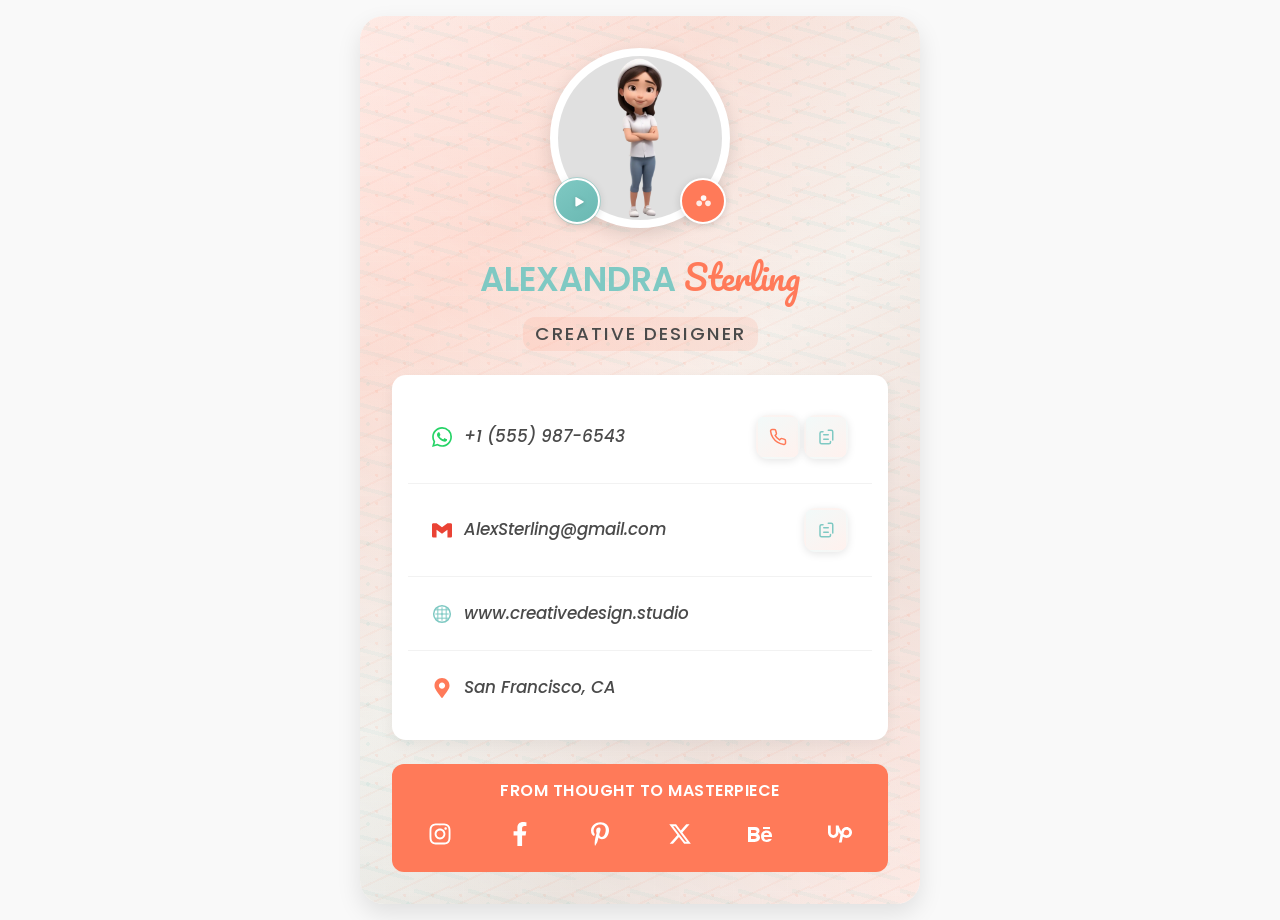
<file: index.html>
<!DOCTYPE html>
<html lang="en">
<head>
  <meta charset="UTF-8">
  <meta name="viewport" content="width=device-width, initial-scale=1.0, viewport-fit=cover">
  <meta name="theme-color" content="#7FC9C3">
  <title>Alexandra Sterling - Creative Designer</title>
  
  <!-- Favicon and Icons -->
  <link rel="icon" type="image/svg+xml" href="assets/icons/favicon/svg/favicon.svg">
  <link rel="icon" type="image/x-icon" href="assets/icons/favicon/ico/favicon.ico">
  <link rel="icon" type="image/png" sizes="16x16" href="assets/icons/favicon/png/favicon-16x16.png">
  <link rel="icon" type="image/png" sizes="32x32" href="assets/icons/favicon/png/favicon-32x32.png">
  <link rel="apple-touch-icon" sizes="180x180" href="assets/icons/favicon/png/apple-touch-icon.png">
  <link rel="icon" type="image/png" sizes="192x192" href="assets/icons/favicon/png/android-chrome-192x192.png">
  <link rel="icon" type="image/png" sizes="512x512" href="assets/icons/favicon/png/android-chrome-512x512.png">
  <link rel="manifest" href="/manifest.webmanifest">
  <script src="/js/pwa.js"></script>
  <script defer src="/js/components/InstallBanner.js?v=3"></script>
  <meta name="apple-mobile-web-app-capable" content="yes">
  <meta name="apple-mobile-web-app-title" content="Alexandra Sterling">
  
  <!-- Meta Tags for Better SEO and Social Sharing -->
  <meta name="description" content="Alexandra Sterling - Creative Designer. From Thought to Masterpiece. Professional web design and creative services.">
  <meta name="keywords" content="Alexandra Sterling, Creative Designer, Web Design, UI/UX, Digital Business Card">
  <meta name="author" content="Alexandra Sterling">
  
  <!-- Open Graph Meta Tags -->
  <meta property="og:title" content="Alexandra Sterling - Creative Designer">
  <meta property="og:description" content="Professional Creative Designer - From Thought to Masterpiece">
  <meta property="og:type" content="website">
  <meta property="og:site_name" content="Alexandra Sterling">
  <meta property="og:image" content="assets/images/Owner.webp">
  
  <!-- Twitter Card Meta Tags -->
  <meta name="twitter:card" content="summary_large_image">
  <meta name="twitter:title" content="Alexandra Sterling - Creative Designer">
  <meta name="twitter:description" content="Professional Creative Designer - From Thought to Masterpiece">
  <meta name="twitter:image" content="assets/images/Owner.webp">
  
  <link rel="canonical" href="/">
  <!-- Google Fonts -->
  <link rel="preconnect" href="https://fonts.googleapis.com">
  <link rel="preconnect" href="https://fonts.gstatic.com" crossorigin>
  <link href="https://fonts.googleapis.com/css2?family=Pacifico&family=Poppins:wght@300;400;500;600&display=swap" rel="stylesheet">
  <link rel="preload" href="assets/images/Owner.webp" as="image" type="image/webp">
  
  <!-- CSS Modules -->
  <link rel="stylesheet" href="styles/variables.css">
  <link rel="stylesheet" href="styles/base.css">
  <link rel="stylesheet" href="styles/components.css">
  <link rel="stylesheet" href="styles/animations.css">
  <link rel="stylesheet" href="styles/responsive.css">
</head>
<body>
  <a class="skip-link" href="#main-content">Skip to card content</a>

  <!-- PWA Install Banner -->
  <div id="pwa-install-banner"
       class="install-banner"
       role="dialog"
       aria-labelledby="install-banner-title"
       aria-hidden="true"
       hidden>
    <div class="install-banner__panel">
      <div class="install-banner__accent-bar" aria-hidden="true"></div>
      <button type="button"
              class="install-banner__close"
              aria-label="Close install prompt">
        <svg width="18" height="18" viewBox="0 0 24 24" fill="currentColor" aria-hidden="true">
          <path d="M19 6.41L17.59 5 12 10.59 6.41 5 5 6.41 10.59 12 5 17.59 6.41 19 12 13.41 17.59 19 19 17.59 13.41 12z"/>
        </svg>
      </button>
      <div class="install-banner__content">
        <div class="install-banner__title-row">
          <span class="install-banner__icon" aria-hidden="true">
            <svg width="18" height="18" viewBox="0 0 24 24" fill="none">
              <path d="M12 2L3 7v10l9 5 9-5V7l-9-5z" stroke="currentColor" stroke-width="1.8" stroke-linejoin="round"/>
              <path d="M12 12l9-5M12 12v10M12 12L3 7" stroke="currentColor" stroke-width="1.8" stroke-linejoin="round"/>
            </svg>
          </span>
          <div class="install-banner__copy">
            <h2 id="install-banner-title" class="install-banner__title">Install Card</h2>
            <p class="install-banner__text">One-tap access anytime.</p>
          </div>
        </div>
        <p class="install-banner__guide" id="install-banner-guide" hidden aria-live="polite"></p>
      </div>
      <div class="install-banner__actions">
        <button type="button" id="pwa-install-btn" class="install-banner__action">Install</button>
        <button type="button" id="pwa-install-dismiss" class="install-banner__dismiss">Not now</button>
      </div>
    </div>
  </div>

  <article id="main-content" class="business-card">
    <header>
      <figure class="avatar-container">
        <!-- Avatar Image -->
        <img id="avatar" 
             class="avatar" 
             src="assets/images/Owner.webp" 
             alt="Profile photo of Alexandra Sterling" 
             loading="lazy">

        <!-- Showcase video — bottom-left play trigger -->
        <button type="button"
                id="showcase-play-btn"
                class="showcase-play"
                aria-label="Play studio moment"
                aria-haspopup="dialog"
                aria-controls="video-modal"
                hidden>
          <span class="showcase-play__ring" aria-hidden="true"></span>
          <svg class="showcase-play__icon" viewBox="0 0 24 24" fill="none" aria-hidden="true">
            <path d="M9.5 7.2v9.6c0 .62.67 1.01 1.22.72l7.8-4.56a.85.85 0 000-1.44l-7.8-4.56A.85.85 0 009.5 7.2z" fill="currentColor"/>
          </svg>
        </button>
        
        <!-- Action Flower: QR · Save · Share -->
        <div class="action-flower" id="action-flower">
          <button type="button"
                  class="action-flower__hub"
                  aria-expanded="false"
                  aria-controls="action-flower-petals"
                  aria-label="Open card actions">
            <svg class="action-flower__hub-icon action-flower__hub-icon--bud" viewBox="0 0 24 24" fill="none" aria-hidden="true">
              <circle cx="12" cy="8" r="3.2" fill="white" opacity="0.95"/>
              <circle cx="7" cy="14" r="3.2" fill="white" opacity="0.85"/>
              <circle cx="17" cy="14" r="3.2" fill="white" opacity="0.85"/>
            </svg>
            <svg class="action-flower__hub-icon action-flower__hub-icon--close" viewBox="0 0 24 24" fill="none" aria-hidden="true">
              <path d="M18 6L6 18M6 6l12 12" stroke="white" stroke-width="2.2" stroke-linecap="round"/>
            </svg>
          </button>

          <div class="action-flower__petals" id="action-flower-petals" role="group" aria-label="Card actions">
            <button type="button"
                    class="action-flower__petal action-flower__petal--qr"
                    aria-label="View QR code"
                    tabindex="-1">
              <svg viewBox="0 0 24 24" fill="none" aria-hidden="true">
                <rect x="2" y="2" width="6" height="6" rx="0.8" fill="white"/>
                <rect x="3.5" y="3.5" width="3" height="3" rx="0.4" fill="currentColor"/>
                <rect x="16" y="2" width="6" height="6" rx="0.8" fill="white"/>
                <rect x="17.5" y="3.5" width="3" height="3" rx="0.4" fill="currentColor"/>
                <rect x="2" y="16" width="6" height="6" rx="0.8" fill="white"/>
                <rect x="3.5" y="17.5" width="3" height="3" rx="0.4" fill="currentColor"/>
                <rect x="10" y="10" width="1" height="1" fill="white"/>
                <rect x="14" y="10" width="1" height="1" fill="white"/>
                <rect x="18" y="10" width="1" height="1" fill="white"/>
                <rect x="11" y="14" width="1" height="1" fill="white"/>
                <rect x="16" y="14" width="1" height="1" fill="white"/>
                <rect x="20" y="14" width="1" height="1" fill="white"/>
                <rect x="14" y="18" width="1" height="1" fill="white"/>
                <rect x="18" y="18" width="1" height="1" fill="white"/>
              </svg>
            </button>

            <button type="button"
                    class="action-flower__petal action-flower__petal--save"
                    aria-label="Save contact"
                    tabindex="-1">
              <svg viewBox="0 0 24 24" fill="none" aria-hidden="true">
                <path d="M12 12c2.21 0 4-1.79 4-4s-1.79-4-4-4-4 1.79-4 4 1.79 4 4 4z" fill="white"/>
                <path d="M6 20v-1.2c0-2.21 3.58-4 6-4s6 1.79 6 4V20" stroke="white" stroke-width="2" stroke-linecap="round"/>
                <path d="M17 8v5M14.5 10.5H19.5" stroke="white" stroke-width="1.8" stroke-linecap="round"/>
              </svg>
            </button>

            <button type="button"
                    class="action-flower__petal action-flower__petal--share"
                    aria-label="Share card"
                    tabindex="-1">
              <svg viewBox="0 0 24 24" fill="currentColor" aria-hidden="true">
                <path d="M18 16.08c-.76 0-1.44.3-1.96.77L8.91 12.7c.05-.23.09-.46.09-.7s-.04-.47-.09-.7l7.05-4.11c.54.5 1.25.81 2.04.81 1.66 0 3-1.34 3-3s-1.34-3-3-3-3 1.34-3 3c0 .24.04.47.09.7L8.04 9.81C7.5 9.31 6.79 9 6 9c-1.66 0-3 1.34-3 3s1.34 3 3 3c.79 0 1.5-.31 2.04-.81l7.12 4.16c-.05.21-.08.43-.08.65 0 1.61 1.31 2.92 2.92 2.92s2.92-1.31 2.92-2.92-1.31-2.92-2.92-2.92z"/>
              </svg>
            </button>
          </div>
        </div>
      </figure>
      
      <div class="name-section">
        <h1 class="name">
          <span class="first-name">ALEXANDRA</span>
          <span class="last-name">Sterling</span>
        </h1>
        <p class="role">CREATIVE DESIGNER</p>
      </div>
    </header>
    
    <address class="contact-card">
      <!-- WhatsApp Contact Row -->
      <div class="contact-row whatsapp-row" 
           tabindex="0" 
           role="button"
           aria-label="Message on WhatsApp">
        <svg class="contact-icon whatsapp-icon" xmlns="http://www.w3.org/2000/svg" viewBox="0 0 24 24" aria-hidden="true">
          <path fill="currentColor" d="M17.472 14.382c-.297-.149-1.758-.867-2.03-.967-.273-.099-.471-.148-.67.15-.197.297-.767.966-.94 1.164-.173.199-.347.223-.644.075-.297-.15-1.255-.463-2.39-1.475-.883-.788-1.48-1.761-1.653-2.059-.173-.297-.018-.458.13-.606.134-.133.298-.347.446-.52.149-.174.198-.298.298-.497.099-.198.05-.371-.025-.52-.075-.149-.669-1.612-.916-2.207-.242-.579-.487-.5-.669-.51-.173-.008-.371-.01-.57-.01-.198 0-.52.074-.792.372-.272.297-1.04 1.016-1.04 2.479 0 1.462 1.065 2.875 1.213 3.074.149.198 2.096 3.2 5.077 4.487.709.306 1.262.489 1.694.625.712.227 1.36.195 1.871.118.571-.085 1.758-.719 2.006-1.413.248-.694.248-1.289.173-1.413-.074-.124-.272-.198-.57-.347m-5.421 7.403h-.004a9.87 9.87 0 01-5.031-1.378l-.361-.214-3.741.982.998-3.648-.235-.374a9.86 9.86 0 01-1.51-5.26c.001-5.45 4.436-9.884 9.888-9.884 2.64 0 5.122 1.03 6.988 2.898a9.825 9.825 0 012.893 6.994c-.003 5.45-4.437 9.884-9.885 9.884m8.413-18.297A11.815 11.815 0 0012.05 0C5.495 0 .16 5.335.157 11.892c0 2.096.547 4.142 1.588 5.945L.057 24l6.305-1.654a11.882 11.882 0 005.683 1.448h.005c6.554 0 11.89-5.335 11.893-11.893A11.821 11.821 0 0020.885 3.488"/>
        </svg>
        <span class="contact-text">+1 (555) 987-6543</span>
        <div class="contact-row__actions">
          <a href="tel:+15559876543"
             class="call-btn"
             aria-label="Call Alexandra Sterling"
             title="Call phone number">
            <svg width="18" height="18" viewBox="0 0 24 24" fill="none" aria-hidden="true">
              <path d="M22 16.92v3a2 2 0 01-2.18 2 19.79 19.79 0 01-8.63-3.07 19.5 19.5 0 01-6-6 19.79 19.79 0 01-3.07-8.67A2 2 0 014.11 2h3a2 2 0 012 1.72c.127.96.361 1.903.7 2.81a2 2 0 01-.45 2.11L8.09 9.91a16 16 0 006 6l1.27-1.27a2 2 0 012.11-.45c.907.339 1.85.573 2.81.7A2 2 0 0122 16.92z" stroke="currentColor" stroke-width="2" stroke-linecap="round" stroke-linejoin="round"/>
            </svg>
          </a>
          <button class="copy-btn" 
                  aria-label="Copy WhatsApp number"
                  title="Copy WhatsApp number">
            <svg class="copy-icon" width="18" height="18" viewBox="0 0 24 24" fill="none" aria-hidden="true">
              <path d="M8 5H6C4.89543 5 4 5.89543 4 7V19C4 20.1046 4.89543 21 6 21H16C17.1046 21 18 20.1046 18 19V18" stroke="currentColor" stroke-width="2" stroke-linecap="round" stroke-linejoin="round"/>
              <path d="M15 3H19C20.1046 3 21 3.89543 21 5V16" stroke="currentColor" stroke-width="2" stroke-linecap="round" stroke-linejoin="round"/>
              <path d="M9 15H15" stroke="currentColor" stroke-width="2" stroke-linecap="round" stroke-linejoin="round"/>
              <path d="M9 9H15" stroke="currentColor" stroke-width="2" stroke-linecap="round" stroke-linejoin="round"/>
            </svg>
            <svg class="checkmark-icon" width="18" height="18" viewBox="0 0 24 24" fill="none" aria-hidden="true">
              <path d="M20 6L9 17L4 12" stroke="currentColor" stroke-width="2" stroke-linecap="round" stroke-linejoin="round"/>
            </svg>
          </button>
        </div>
      </div>
      
      <!-- Gmail Contact Row -->
      <div class="contact-row gmail-row" 
           tabindex="0" 
           role="button"
           aria-label="Send email via Gmail">
        <svg class="contact-icon gmail-icon" xmlns="http://www.w3.org/2000/svg" viewBox="0 0 24 24" aria-hidden="true">
          <path fill="currentColor" d="M24 5.457v13.909c0 .904-.732 1.636-1.636 1.636h-3.819V11.73L12 16.64l-6.545-4.91v9.273H1.636A1.636 1.636 0 0 1 0 19.366V5.457c0-.904.732-1.636 1.636-1.636h3.819l6.545 4.91 6.545-4.91h3.819c.904 0 1.636.732 1.636 1.636z"/>
        </svg>
        <span class="contact-text">AlexSterling@gmail.com</span>
        <button class="copy-btn" 
                aria-label="Copy Gmail address"
                title="Copy Gmail address">
          <svg class="copy-icon" width="18" height="18" viewBox="0 0 24 24" fill="none" aria-hidden="true">
            <path d="M8 5H6C4.89543 5 4 5.89543 4 7V19C4 20.1046 4.89543 21 6 21H16C17.1046 21 18 20.1046 18 19V18" stroke="currentColor" stroke-width="2" stroke-linecap="round" stroke-linejoin="round"/>
            <path d="M15 3H19C20.1046 3 21 3.89543 21 5V16" stroke="currentColor" stroke-width="2" stroke-linecap="round" stroke-linejoin="round"/>
            <path d="M9 15H15" stroke="currentColor" stroke-width="2" stroke-linecap="round" stroke-linejoin="round"/>
            <path d="M9 9H15" stroke="currentColor" stroke-width="2" stroke-linecap="round" stroke-linejoin="round"/>
          </svg>
          <svg class="checkmark-icon" width="18" height="18" viewBox="0 0 24 24" fill="none" aria-hidden="true">
            <path d="M20 6L9 17L4 12" stroke="currentColor" stroke-width="2" stroke-linecap="round" stroke-linejoin="round"/>
          </svg>
        </button>
      </div>
      
      <!-- Website Contact Row -->
      <div class="contact-row website-row" 
           tabindex="0" 
           role="button"
           aria-label="Visit website">
        <svg class="contact-icon website-icon" xmlns="http://www.w3.org/2000/svg" viewBox="0 0 24 24" aria-hidden="true">
          <!-- Universal Website Icon - Classic Globe with Grid -->
          <!-- Outer circle -->
          <circle cx="12" cy="12" r="10" fill="none" stroke="currentColor" stroke-width="1.8"/>
          
          <!-- Vertical grid lines -->
          <line x1="7" y1="4" x2="7" y2="20" stroke="currentColor" stroke-width="1.2"/>
          <line x1="12" y1="4" x2="12" y2="20" stroke="currentColor" stroke-width="1.2"/>
          <line x1="17" y1="4" x2="17" y2="20" stroke="currentColor" stroke-width="1.2"/>
          
          <!-- Horizontal grid lines -->
          <line x1="4" y1="7" x2="20" y2="7" stroke="currentColor" stroke-width="1.2"/>
          <line x1="4" y1="12" x2="20" y2="12" stroke="currentColor" stroke-width="1.2"/>
          <line x1="4" y1="17" x2="20" y2="17" stroke="currentColor" stroke-width="1.2"/>
          
          <!-- Designer touch: Subtle center dot for visual balance -->
          <circle cx="12" cy="12" r="1.5" fill="currentColor" opacity="0.6"/>
        </svg>
        <span class="contact-text">www.creativedesign.studio</span>
      </div>
      
      <!-- Address Contact Row -->
      <div class="contact-row location-row" 
           tabindex="0" 
           role="button"
           aria-label="Get directions to San Francisco, CA">
        <svg class="contact-icon" xmlns="http://www.w3.org/2000/svg" viewBox="0 0 384 512" aria-hidden="true">
          <path fill="currentColor" d="M172.268 501.67C26.97 291.031 0 269.413 0 192 0 85.961 85.961 0 192 0s192 85.961 192 192c0 77.413-26.97 99.031-172.268 309.67-9.535 13.774-29.93 13.773-39.464 0zM192 272c44.183 0 80-35.817 80-80s-35.817-80-80-80-80 35.817-80 80 35.817 80 80 80z"></path>
        </svg>
        <span class="contact-text">San Francisco, CA</span>
      </div>
    </address>
    
    <footer class="social-bar">
      <p class="social-slogan">From Thought to Masterpiece</p>
      <nav class="social-icons" aria-label="Social Media Links">
        <!-- Instagram -->
        <a href="javascript:void(0)" 
           aria-label="Instagram profile"
           title="Visit Instagram profile">
          <svg class="social-icon" xmlns="http://www.w3.org/2000/svg" viewBox="0 0 448 512" fill="white" aria-hidden="true">
            <path d="M224.1 141c-63.6 0-114.9 51.3-114.9 114.9s51.3 114.9 114.9 114.9S339 319.5 339 255.9 287.7 141 224.1 141zm0 189.6c-41.1 0-74.7-33.5-74.7-74.7s33.5-74.7 74.7-74.7 74.7 33.5 74.7 74.7-33.6 74.7-74.7 74.7zm146.4-194.3c0 14.9-12 26.8-26.8 26.8-14.9 0-26.8-12-26.8-26.8s12-26.8 26.8-26.8 26.8 12 26.8 26.8zm76.1 27.2c-1.7-35.9-9.9-67.7-36.2-93.9-26.2-26.2-58-34.4-93.9-36.2-37-2.1-147.9-2.1-184.9 0-35.8 1.7-67.6 9.9-93.9 36.1s-34.4 58-36.2 93.9c-2.1 37-2.1 147.9 0 184.9 1.7 35.9 9.9 67.7 36.2 93.9s58 34.4 93.9 36.2c37 2.1 147.9 2.1 184.9 0 35.9-1.7 67.7-9.9 93.9-36.2 26.2-26.2 34.4-58 36.2-93.9 2.1-37 2.1-147.8 0-184.8zM398.8 388c-7.8 19.6-22.9 34.7-42.6 42.6-29.5 11.7-99.5 9-132.1 9s-102.7 2.6-132.1-9c-19.6-7.8-34.7-22.9-42.6-42.6-11.7-29.5-9-99.5-9-132.1s-2.6-102.7 9-132.1c7.8-19.6 22.9-34.7 42.6-42.6 29.5-11.7 99.5-9 132.1-9s102.7-2.6 132.1 9c19.6 7.8 34.7 22.9 42.6 42.6 11.7 29.5 9 99.5 9 132.1s2.7 102.7-9 132.1z"></path>
          </svg>
        </a>
        
        <!-- Facebook -->
        <a href="javascript:void(0)" 
           aria-label="Facebook profile"
           title="Visit Facebook profile">
          <svg class="social-icon" xmlns="http://www.w3.org/2000/svg" viewBox="0 0 320 512" fill="white" aria-hidden="true">
            <path d="M279.14 288l14.22-92.66h-88.91v-60.13c0-25.35 12.42-50.06 52.24-50.06h40.42V6.26S260.43 0 225.36 0c-73.22 0-121.08 44.38-121.08 124.72v70.62H22.89V288h81.39v224h100.17V288z"></path>
          </svg>
        </a>
        
        <!-- Pinterest -->
        <a href="javascript:void(0)" 
           aria-label="Pinterest profile"
           title="Visit Pinterest profile">
          <svg class="social-icon" xmlns="http://www.w3.org/2000/svg" viewBox="0 0 384 512" fill="white" aria-hidden="true">
            <path d="M204 6.5C101.4 6.5 0 74.9 0 185.6 0 256 39.6 296 63.6 296c9.9 0 15.6-27.6 15.6-35.4 0-9.3-23.7-29.1-23.7-67.8 0-80.4 61.2-137.4 140.4-137.4 68.1 0 118.5 38.7 118.5 109.8 0 53.1-21.3 152.7-90.3 152.7-24.9 0-46.2-18-46.2-43.8 0-37.8 26.4-74.4 26.4-113.4 0-66.2-93.9-54.2-93.9 25.8 0 16.8 2.1 35.4 9.6 50.7-13.8 59.4-42 147.9-42 209.1 0 18.9 2.7 37.5 4.5 56.4 3.4 3.8 1.7 3.4 6.9 1.5 50.4-69 48.6-82.5 71.4-172.8 12.3 23.4 44.1 36 69.3 36 106.2 0 153.9-103.5 153.9-196.8C384 71.3 298.2 6.5 204 6.5z"></path>
          </svg>
        </a>
        
        <!-- X (Twitter) -->
        <a href="javascript:void(0)" 
           aria-label="X profile"
           title="Visit X profile">
          <svg class="social-icon" xmlns="http://www.w3.org/2000/svg" viewBox="0 0 24 24" fill="white" aria-hidden="true">
            <path d="M18.244 2.25h3.308l-7.227 8.26 8.502 11.24H16.17l-5.214-6.817L4.99 21.75H1.68l7.73-8.835L1.254 2.25H8.08l4.713 6.231zm-1.161 17.52h1.833L7.084 4.126H5.117z"/>
          </svg>
        </a>
        
        <!-- Behance -->
        <a href="javascript:void(0)" 
           aria-label="Behance profile"
           title="Visit Behance profile">
          <svg class="social-icon" xmlns="http://www.w3.org/2000/svg" viewBox="0 0 24 24" fill="white" aria-hidden="true">
            <path d="M22 7h-7v-2h7v2zm1.726 10c-.442 1.297-2.029 3-5.101 3-3.074 0-5.564-1.729-5.564-5.675 0-3.91 2.325-5.92 5.466-5.92 3.082 0 4.964 1.782 5.375 4.426.078.506.109 1.188.095 2.14h-8.027c.13 3.211 3.483 3.312 4.588 2.029h3.168zm-7.686-4h4.965c-.105-1.547-1.136-2.219-2.477-2.219-1.466 0-2.35.782-2.488 2.219zm-9.574 6.988h-6.466v-14.967h6.953c5.476.081 5.58 5.444 2.72 6.906 3.461 1.26 3.577 8.061-3.207 8.061zm-3.466-8.988h3.584c2.508 0 2.906-3-.312-3h-3.272v3zm3.391 3h-3.391v3.016h3.341c3.055 0 2.868-3.016.05-3.016z"/>
          </svg>
        </a>
        
        <!-- Upwork -->
        <a href="javascript:void(0)" 
           aria-label="Upwork profile"
           title="Visit Upwork profile">
          <svg class="social-icon" xmlns="http://www.w3.org/2000/svg" viewBox="0 0 24 24" fill="white" aria-hidden="true">
            <path d="M18.561 13.158c-1.102 0-2.135-.467-3.074-1.227l.228-1.076.008-.042c.207-1.143.849-3.06 2.839-3.06 1.492 0 2.703 1.212 2.703 2.703-.001 1.489-1.212 2.702-2.704 2.702zm0-8.14c-2.539 0-4.51 1.649-5.31 4.366-1.22-1.834-2.148-4.036-2.687-5.892H7.828v7.112c-.002 1.406-1.141 2.546-2.547 2.548-1.405-.002-2.543-1.143-2.545-2.548V3.492H0v7.112c0 2.914 2.37 5.303 5.281 5.303 2.913 0 5.283-2.389 5.283-5.303v-1.19c.529 1.107 1.182 2.229 1.974 3.221l-1.673 7.873h2.797l1.213-5.71c1.063.679 2.285 1.109 3.686 1.109 3 0 5.439-2.452 5.439-5.45 0-3-2.439-5.439-5.439-5.439z"/>
          </svg>
        </a>
      </nav>
    </footer>
  </article>

  <!-- Owner Showcase Video Modal -->
  <div id="video-modal" class="modal video-modal" role="dialog" aria-modal="true" aria-labelledby="video-modal-title" aria-describedby="video-modal-caption" aria-hidden="true">
    <div class="modal-backdrop" aria-hidden="true"></div>
    <div class="modal-content">
      <header class="modal-header video-modal__header">
        <div class="video-modal__heading">
          <p class="video-modal__eyebrow" id="video-modal-eyebrow">Studio Moment</p>
          <h2 id="video-modal-title">Design in Motion</h2>
          <p class="video-modal__caption" id="video-modal-caption">Colour, form, and the journey from thought to masterpiece.</p>
        </div>
        <button type="button" class="modal-close video-modal__close" aria-label="Close video">
          <svg width="24" height="24" viewBox="0 0 24 24" fill="currentColor" aria-hidden="true">
            <path d="M19 6.41L17.59 5 12 10.59 6.41 5 5 6.41 10.59 12 5 17.59 6.41 19 12 13.41 17.59 19 19 17.59 13.41 12z"/>
          </svg>
        </button>
      </header>
      <div class="modal-body video-modal__body">
        <div class="video-container">
          <div class="video-embed">
            <iframe
              id="profileVideoFrame"
              data-src="https://www.youtube.com/embed/2Ri8f-wqonE?playsinline=1&amp;rel=0&amp;modestbranding=1"
              title="YouTube video player"
              allow="accelerometer; autoplay; clipboard-write; encrypted-media; gyroscope; picture-in-picture; web-share"
              referrerpolicy="strict-origin-when-cross-origin"
              allowfullscreen
              loading="lazy"></iframe>
          </div>
        </div>
      </div>
    </div>
  </div>

  <!-- QR Code Modal -->
  <div id="qr-modal" class="modal" role="dialog" aria-labelledby="qr-modal-title" aria-hidden="true">
    <div class="modal-backdrop" aria-hidden="true"></div>
    <div class="modal-content">
      <header class="modal-header">
        <h2 id="qr-modal-title">QR Code</h2>
        <button class="modal-close" aria-label="Close modal">
          <svg width="24" height="24" viewBox="0 0 24 24" fill="currentColor" aria-hidden="true">
            <path d="M19 6.41L17.59 5 12 10.59 6.41 5 5 6.41 10.59 12 5 17.59 6.41 19 12 13.41 17.59 19 19 17.59 13.41 12z"/>
          </svg>
        </button>
      </header>
      <div class="modal-body">
        <div class="qr-code-container">
          <img src="assets/images/MYQR.png" 
               alt="QR code for business contact" 
               class="qr-code-image"
               loading="lazy">
        </div>
        <button class="download-btn" aria-label="Download QR code">
          <svg width="16" height="16" viewBox="0 0 24 24" fill="currentColor" aria-hidden="true">
            <path d="M19 9h-4V3H9v6H5l7 7 7-7zM5 18v2h14v-2H5z"/>
          </svg>
          Download QR Code
        </button>
      </div>
    </div>
  </div>

  <!-- JavaScript Modules -->
  <script src="js/utils/clipboard.js"></script>
  <script src="js/utils/accessibility.js"></script>
  <script src="js/utils/contactLinks.js"></script>
  <script src="js/utils/vcard.js"></script>
  <script src="js/utils/share.js"></script>
  <script src="js/components/ContactRow.js"></script>
  <script src="js/components/SocialBar.js"></script>
  <script src="js/components/QRModal.js"></script>
  <script src="js/components/VideoModal.js?v=2"></script>
  <script src="js/components/ActionFlower.js"></script>
  <script src="js/main.js"></script>
</body>
</html>
</file>
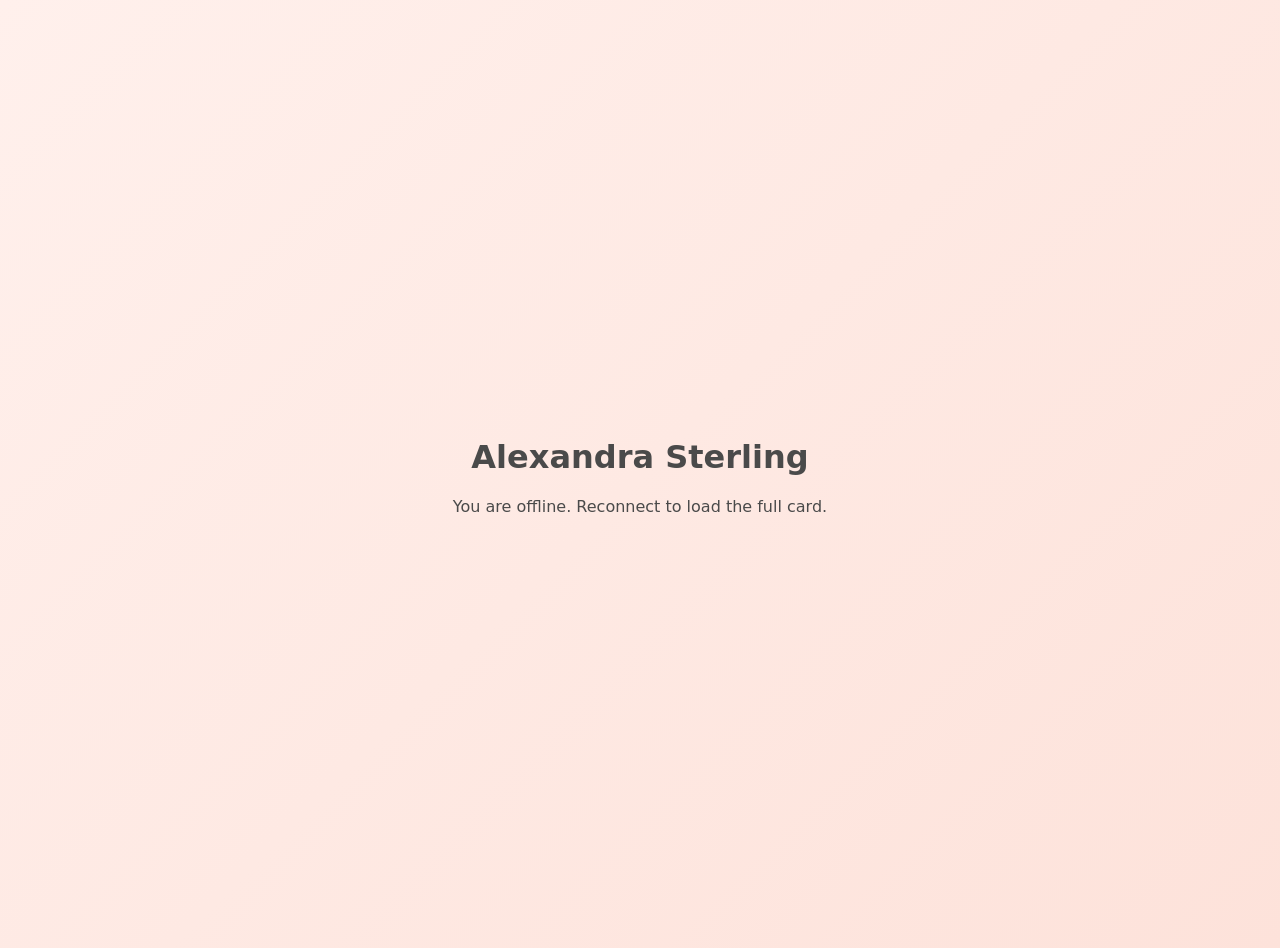
<file: offline.html>
<!DOCTYPE html>
<html lang="en">
<head>
  <meta charset="UTF-8">
  <meta name="viewport" content="width=device-width, initial-scale=1.0">
  <meta name="theme-color" content="#7FC9C3">
  <title>Offline - Alexandra Sterling</title>
  <style>
    body {
      margin: 0;
      min-height: 100vh;
      display: grid;
      place-items: center;
      font-family: 'Poppins', system-ui, sans-serif;
      background: linear-gradient(135deg, #FFF0EC, #FDE2DA);
      color: #4A4A4A;
      text-align: center;
      padding: 1.5rem;
    }
  </style>
</head>
<body>
  <div>
    <h1>Alexandra Sterling</h1>
    <p>You are offline. Reconnect to load the full card.</p>
  </div>
</body>
</html>
</file>
<file: styles/variables.css>
/* 
==========================================================================
CSS Variables - Theme System
==========================================================================
Central theme configuration for the digital business card.
Modify these variables to customize colors, typography, and spacing.
==========================================================================
*/

:root {
  /* Color Palette - Enhanced Creative Designer Theme */
  --bg1: #FFF0EC;
  --bg2: #FDE2DA;
  --bg3: #F8F4F0; /* Additional warm tone for depth */
  --bg4: #F0E6E1; /* Subtle contrast layer */
  --accent-1: #7FC9C3; /* Teal for first name */
  --accent-2: #FF7A59; /* Coral for surname & social bar */
  --accent-3: #6BB6B0; /* Deeper teal for shadows */
  --accent-4: #E85D47; /* Deeper coral for highlights */
  --card-bg: #ffffff;
  --text: #4A4A4A;
  --muted: #8D8D8D;
  
  /* Creative Designer Background Colors - Enhanced for Design Profession */
  --designer-bg-primary: linear-gradient(135deg, #FFF0EC 0%, #FDE2DA 25%, #F8F4F0 50%, #F0E6E1 75%, #FFF0EC 100%);
  --designer-bg-secondary: linear-gradient(45deg, rgba(127, 201, 195, 0.08) 0%, rgba(255, 122, 89, 0.06) 50%, rgba(127, 201, 195, 0.04) 100%);
  --designer-bg-pattern: linear-gradient(30deg, rgba(255, 255, 255, 0.1) 0%, transparent 50%, rgba(255, 255, 255, 0.05) 100%);
  
  /* Creative Designer Tool Patterns - Design Profession Specific */
  --paintbrush-strokes: 
    repeating-linear-gradient(
      15deg,
      transparent 0px,
      transparent 12px,
      rgba(127, 201, 195, 0.08) 12px,
      rgba(127, 201, 195, 0.08) 16px,
      transparent 16px,
      transparent 28px
    );
  --pencil-sketches:
    repeating-linear-gradient(
      -25deg,
      transparent 0px,
      transparent 8px,
      rgba(255, 122, 89, 0.06) 8px,
      rgba(255, 122, 89, 0.06) 10px,
      transparent 10px,
      transparent 18px
    );
  --color-palette-dots:
    radial-gradient(circle at 20% 20%, rgba(127, 201, 195, 0.12) 2px, transparent 2px),
    radial-gradient(circle at 60% 40%, rgba(255, 122, 89, 0.1) 1.5px, transparent 1.5px),
    radial-gradient(circle at 80% 70%, rgba(127, 201, 195, 0.08) 1px, transparent 1px);
  --design-grid-lines:
    repeating-linear-gradient(
      90deg,
      transparent 0px,
      transparent 24px,
      rgba(255, 255, 255, 0.04) 24px,
      rgba(255, 255, 255, 0.04) 25px
    ),
    repeating-linear-gradient(
      0deg,
      transparent 0px,
      transparent 24px,
      rgba(255, 255, 255, 0.04) 24px,
      rgba(255, 255, 255, 0.04) 25px
    );
  
  /* Typography */
  --font-primary: 'Poppins', system-ui, -apple-system, "Segoe UI", Roboto, "Helvetica Neue", Arial, sans-serif;
  --font-script: 'Pacifico', cursive, serif;
  
  /* System font alternatives if Google Fonts not preferred */
  --system-primary: system-ui, -apple-system, "Segoe UI", Roboto, "Helvetica Neue", Arial, sans-serif;
  --system-script: cursive, serif;
  
  /* Spacing System */
  --space-xs: 0.25rem;
  --space-sm: 0.5rem;
  --space-md: 1rem;
  --space-lg: 1.5rem;
  --space-xl: 2rem;
  
  /* Social Icons Progressive Spacing */
  --social-gap-compact: 0.5rem;  /* 8px for ultra-small screens */
  --social-gap-optimal: 0.75rem; /* 12px for optimal mobile experience */
  
  /* Border Radius */
  --radius-sm: 4px;
  --radius-md: 12px;
  --radius-lg: 14px;
  --radius-xl: 24px;
  
  /* Shadows */
  --shadow-sm: 0 5px 15px rgba(0, 0, 0, 0.05);
  --shadow-md: 0 10px 25px rgba(0, 0, 0, 0.1);
  --shadow-lg: 0 15px 30px rgba(0, 0, 0, 0.15);
  
  /* Transitions */
  --transition-fast: 0.18s ease;
  --transition-normal: 0.3s ease;
}
</file>
<file: styles/base.css>
/* 
==========================================================================
Base Styles - Reset and Foundation
==========================================================================
Global reset styles and base typography for the business card application.
==========================================================================
*/

/* Reset and Box Model */
*,
*::before,
*::after {
  margin: 0;
  padding: 0;
  box-sizing: border-box;
}

html {
  overflow-x: hidden;
  -webkit-text-size-adjust: 100%;
  text-size-adjust: 100%;
}

/* Body and Layout */
body {
  font-family: var(--font-primary);
  color: var(--text);
  line-height: 1.5;
  min-height: 100vh;
  min-height: 100dvh;
  overflow-x: hidden;
  display: flex;
  flex-direction: column;
  justify-content: center;
  align-items: center;
  background-color: #f9f9f9;
  padding:
    max(var(--space-md), env(safe-area-inset-top))
    max(var(--space-md), env(safe-area-inset-right))
    max(var(--space-md), env(safe-area-inset-bottom))
    max(var(--space-md), env(safe-area-inset-left));
}

.skip-link {
  position: absolute;
  top: -100%;
  left: var(--space-md);
  z-index: 2000;
  background-color: var(--accent-2);
  color: #fff;
  padding: var(--space-sm) var(--space-md);
  border-radius: var(--radius-md);
  text-decoration: none;
  font-weight: 500;
}

.skip-link:focus {
  top: max(var(--space-md), env(safe-area-inset-top));
  outline: 2px solid var(--accent-1);
  outline-offset: 2px;
}

/* Focus States for Accessibility */
a:focus,
button:focus {
  outline: 2px solid var(--accent-2);
  outline-offset: 2px;
}

.action-flower__hub,
.action-flower__petal {
  outline: none !important;
}

.action-flower__hub:focus,
.action-flower__hub:focus-visible,
.action-flower__petal:focus,
.action-flower__petal:focus-visible {
  outline: none !important;
  outline-offset: 0 !important;
}

.call-btn:focus,
.call-btn:focus-visible {
  outline: none !important;
  outline-offset: 0 !important;
}

/* Accessibility - Reduced Motion */
@media (prefers-reduced-motion: reduce) {
  *,
  *::before,
  *::after {
    animation-duration: 0.01ms !important;
    animation-iteration-count: 1 !important;
    transition-duration: 0.01ms !important;
    scroll-behavior: auto !important;
  }
  
  /* Disable creative designer background animation for users who prefer reduced motion */
  .business-card::after {
    animation: none !important;
    background-position: 0% 0%, 0% 0%, 0% 0%, 0% 0%, 0% 0% !important;
  }
  
  /* Also disable modal creative designer animation */
  .modal-content::after {
    animation: none !important;
    background-position: 0% 0%, 0% 0%, 0% 0%, 0% 0%, 0% 0% !important;
  }

  .action-flower__hub,
  .action-flower__petal,
  .action-flower__hub-icon {
    animation: none !important;
    transition-duration: 0.01ms !important;
  }

  .action-flower.is-open .action-flower__petal--qr,
  .action-flower.is-open .action-flower__petal--save,
  .action-flower.is-open .action-flower__petal--share {
    opacity: 1;
    pointer-events: auto;
  }
}
</file>
<file: styles/components.css>
/* 
==========================================================================
Component Styles
==========================================================================
Modular component styles for the business card application.
Each component is self-contained and reusable.
==========================================================================
*/

/* ==========================================================================
   Business Card Container - Enhanced Creative Designer Background
   ========================================================================== */
.business-card {
  width: 100%;
  max-width: 420px;
  margin: 0 auto;
  /* Sophisticated multi-layer creative designer background */
  background: var(--designer-bg-primary);
  border-radius: var(--radius-xl);
  overflow: hidden;
  box-shadow: var(--shadow-md);
  position: relative;
  transform: translateY(20px);
  opacity: 0;
  animation: cardEntrance 0.6s forwards;
  transition: transform var(--transition-fast), box-shadow var(--transition-fast);
  padding: var(--space-xl) var(--space-lg);
}

/* Creative Designer Background Layers */
.business-card::before {
  content: '';
  position: absolute;
  top: 0;
  left: 0;
  right: 0;
  bottom: 0;
  background: var(--designer-bg-secondary);
  z-index: 1;
  pointer-events: none;
}

/* Creative Designer Pattern Overlay - Design Profession Specific */
.business-card::after {
  content: '';
  position: absolute;
  top: 0;
  left: 0;
  right: 0;
  bottom: 0;
  background: 
    /* Design Grid Lines - Professional design tool reference */
    var(--design-grid-lines),
    /* Color Palette Dots - Creative color theory elements */
    var(--color-palette-dots),
    /* Paintbrush Strokes - Artistic design process */
    var(--paintbrush-strokes),
    /* Pencil Sketch Lines - Creative ideation process */
    var(--pencil-sketches),
    /* Base creative designer pattern */
    var(--designer-bg-pattern);
  background-size: 48px 48px, 80px 80px, 36px 36px, 24px 24px, 100% 100%;
  z-index: 2;
  pointer-events: none;
  opacity: 0.8;
  /* Creative designer animation - subtle artistic movement */
  animation: creativeDesignerFlow 25s ease-in-out infinite;
}

/* Creative Designer Flow Animation - Artistic Movement */
@keyframes creativeDesignerFlow {
  0%, 100% {
    /* Initial state - design tools at rest */
    background-position: 0% 0%, 0% 0%, 0% 0%, 0% 0%, 0% 0%;
    opacity: 0.8;
  }
  20% {
    /* Paintbrush strokes flowing */
    background-position: 8px 4px, 12px 8px, 6px 2px, -4px 6px, 0% 0%;
    opacity: 0.85;
  }
  40% {
    /* Color palette dots shifting */
    background-position: -6px -8px, 16px 12px, 4px -6px, 8px -4px, 0% 0%;
    opacity: 0.9;
  }
  60% {
    /* Design grid lines aligning */
    background-position: 12px 8px, -8px 16px, -2px 8px, -12px 4px, 0% 0%;
    opacity: 0.88;
  }
  80% {
    /* Pencil sketches creating */
    background-position: -4px 12px, 20px -4px, 8px -8px, 6px 10px, 0% 0%;
    opacity: 0.87;
  }
}

/* Chrome-specific business card sizing fixes */
@media screen and (min-width: 481px) and (max-width: 768px) {
  .business-card {
    max-width: 520px !important;
  }
}

@media screen and (min-width: 769px) and (max-width: 1023px) {
  .business-card {
    max-width: 580px !important;
  }
}

@media screen and (min-width: 1024px) and (max-width: 1199px) {
  .business-card {
    max-width: 620px !important;
  }
}

@media screen and (min-width: 2560px) {
  .business-card {
    max-width: 950px !important;
  }
}

.business-card:hover {
  transform: translateY(-5px);
  box-shadow: var(--shadow-lg);
}

/* ==========================================================================
   Avatar Component
   ========================================================================== */
.avatar-container {
  --avatar-size: 140px;
  --avatar-ring: clamp(4px, calc(var(--avatar-size) * 0.057), 8px);
  --avatar-control-size: clamp(32px, calc(var(--avatar-size) * 0.30), 46px);
  --avatar-control-inset: clamp(1px, calc(var(--avatar-size) * 0.02), 5px);
  --avatar-control-border: clamp(1.5px, calc(var(--avatar-size) * 0.014), 2px);
  --avatar-control-icon: clamp(16px, calc(var(--avatar-control-size) * 0.46), 22px);
  --flower-petal-distance: clamp(36px, calc(var(--avatar-size) * 0.38), 56px);
  --avatar-control-shadow: 0 2px 8px rgba(0, 0, 0, 0.14);

  position: relative;
  width: var(--avatar-size);
  height: var(--avatar-size);
  margin: 0 auto var(--space-lg);
  z-index: 10;
  overflow: visible;
  flex-shrink: 0;
  transition: margin-bottom 0.35s cubic-bezier(0.34, 1.2, 0.64, 1);
}

.avatar-container.action-flower-open {
  z-index: 30;
}

.avatar {
  display: block;
  width: 100%;
  height: 100%;
  border-radius: 50%;
  border: var(--avatar-ring) solid #fff;
  object-fit: cover;
  box-shadow: 0 6px 18px rgba(0, 0, 0, 0.12);
  background-color: #e0e0e0;
  position: relative;
  z-index: 1;
}

/* ==========================================================================
   Showcase Play — bottom-left avatar trigger
   ========================================================================== */
.showcase-play {
  --showcase-size: var(--avatar-control-size);

  position: absolute;
  bottom: var(--avatar-control-inset);
  left: var(--avatar-control-inset);
  width: var(--showcase-size);
  height: var(--showcase-size);
  min-width: var(--showcase-size);
  min-height: var(--showcase-size);
  border: var(--avatar-control-border) solid #fff;
  border-radius: 50%;
  cursor: pointer;
  display: flex;
  align-items: center;
  justify-content: center;
  padding: 0;
  z-index: 26;
  background: linear-gradient(145deg, var(--accent-1), #6ab8b2);
  color: #fff;
  box-shadow: var(--avatar-control-shadow);
  outline: none;
  touch-action: manipulation;
  transition:
    transform 0.38s cubic-bezier(0.34, 1.56, 0.64, 1),
    background 0.22s ease,
    box-shadow 0.22s ease,
    filter 0.18s ease;
  -webkit-tap-highlight-color: transparent;
}

.showcase-play__ring {
  position: absolute;
  inset: clamp(-3px, calc(var(--avatar-control-size) * -0.09), -4px);
  border-radius: 50%;
  border: clamp(1px, calc(var(--avatar-control-border) * 0.85), 2px) solid rgba(127, 201, 195, 0.5);
  pointer-events: none;
  animation: showcasePlayPulse 2.6s ease-in-out infinite;
}

.showcase-play__icon {
  position: relative;
  width: var(--avatar-control-icon);
  height: var(--avatar-control-icon);
  margin-left: clamp(1px, calc(var(--avatar-control-icon) * 0.08), 2px);
  filter: drop-shadow(0 1px 2px rgba(0, 0, 0, 0.15));
}

.showcase-play:focus,
.showcase-play:focus-visible,
.showcase-play:focus-within {
  outline: none !important;
  outline-offset: 0 !important;
}

@media (hover: hover) and (pointer: fine) {
  .showcase-play:hover {
    background: linear-gradient(145deg, var(--accent-2), #ff9478);
    transform: scale(1.06);
    box-shadow: 0 4px 14px rgba(255, 122, 89, 0.35);
  }

  .showcase-play:hover .showcase-play__ring {
    border-color: rgba(255, 122, 89, 0.45);
  }
}

.showcase-play:active {
  background: linear-gradient(145deg, var(--accent-3), var(--accent-1));
  transform: scale(0.94);
  box-shadow: 0 2px 8px rgba(0, 0, 0, 0.18);
}

.showcase-play.is-cooldown,
.showcase-play.is-cooldown:hover,
.showcase-play.is-cooldown:focus,
.showcase-play.is-cooldown:focus-visible,
.showcase-play.is-cooldown:active {
  background: linear-gradient(145deg, var(--accent-1), #6ab8b2) !important;
  transform: none !important;
  box-shadow: var(--avatar-control-shadow) !important;
  outline: none !important;
}

@media (hover: none) {
  .showcase-play:hover {
    background: linear-gradient(145deg, var(--accent-1), #6ab8b2);
    transform: none;
    box-shadow: var(--avatar-control-shadow);
  }
}

/* ==========================================================================
   Action Flower — QR · Save · Share
   ========================================================================== */
.action-flower {
  --flower-size: var(--avatar-control-size);
  --flower-spring: cubic-bezier(0.34, 1.56, 0.64, 1);
  --flower-spring-out: cubic-bezier(0.55, 0.06, 0.44, 0.96);

  position: absolute;
  bottom: var(--avatar-control-inset);
  right: var(--avatar-control-inset);
  width: var(--flower-size);
  height: var(--flower-size);
  z-index: 25;
}

.action-flower__hub,
.action-flower__petal {
  position: absolute;
  bottom: 0;
  right: 0;
  width: var(--flower-size);
  height: var(--flower-size);
  min-width: var(--flower-size);
  min-height: var(--flower-size);
  border: var(--avatar-control-border) solid #fff;
  border-radius: 50%;
  cursor: pointer;
  display: flex;
  align-items: center;
  justify-content: center;
  color: #fff;
  box-shadow: var(--avatar-control-shadow);
  outline: none;
  touch-action: manipulation;
  transition:
    transform 0.42s var(--flower-spring),
    background-color 0.22s ease,
    box-shadow 0.22s ease,
    opacity 0.28s ease,
    filter 0.18s ease;
  -webkit-tap-highlight-color: transparent;
}

.action-flower__hub:focus,
.action-flower__hub:focus-visible,
.action-flower__hub:focus-within,
.action-flower__petal:focus,
.action-flower__petal:focus-visible,
.action-flower__petal:focus-within {
  outline: none !important;
  outline-offset: 0 !important;
}

.action-flower__hub {
  z-index: 4;
  background-color: var(--accent-2);
}

.action-flower__hub:hover {
  background-color: var(--accent-1);
  transform: scale(1.06);
  box-shadow: 0 4px 14px rgba(0, 0, 0, 0.2);
}

.action-flower__hub:active {
  background-color: var(--accent-4);
  transform: scale(0.94);
  box-shadow: 0 2px 8px rgba(0, 0, 0, 0.18);
}

.action-flower.is-open .action-flower__hub {
  background-color: var(--accent-1);
  animation: flowerHubPulse 0.55s var(--flower-spring);
}

.action-flower.is-open .action-flower__hub:active {
  background-color: var(--accent-3);
}

.action-flower__hub-icon {
  position: absolute;
  width: var(--avatar-control-icon);
  height: var(--avatar-control-icon);
  transition:
    opacity 0.22s ease,
    transform 0.38s var(--flower-spring);
}

.action-flower__hub-icon--bud {
  opacity: 1;
  transform: scale(1) rotate(0deg);
}

.action-flower__hub-icon--close {
  opacity: 0;
  transform: scale(0.5) rotate(-90deg);
}

.action-flower.is-open .action-flower__hub-icon--bud {
  opacity: 0;
  transform: scale(0.5) rotate(90deg);
}

.action-flower.is-open .action-flower__hub-icon--close {
  opacity: 1;
  transform: scale(1) rotate(0deg);
}

.action-flower__petals {
  position: absolute;
  inset: 0;
  pointer-events: none;
}

.action-flower__petal {
  z-index: 3;
  opacity: 0;
  pointer-events: none;
  transform: translate(0, 0) scale(0.35);
  transform-origin: center center;
}

.action-flower__petal svg {
  width: calc(var(--avatar-control-icon) * 0.92);
  height: calc(var(--avatar-control-icon) * 0.92);
  display: block;
}

.action-flower__petal--qr {
  background-color: var(--accent-2);
}

.action-flower__petal--save {
  background-color: var(--accent-1);
}

.action-flower__petal--share {
  background-color: var(--accent-3);
}

.action-flower__petal:hover {
  transform: translate(var(--petal-x, 0), var(--petal-y, 0)) scale(1.08);
  box-shadow: 0 6px 16px rgba(0, 0, 0, 0.22);
  filter: brightness(1.06);
}

.action-flower__petal:active {
  filter: brightness(0.92);
  transform: translate(var(--petal-x, 0), var(--petal-y, 0)) scale(0.92);
  box-shadow: 0 2px 8px rgba(0, 0, 0, 0.14);
}

.action-flower__petal--qr:active {
  background-color: var(--accent-4);
}

.action-flower__petal--save:active {
  background-color: var(--accent-3);
}

.action-flower__petal--share:active {
  background-color: #5a9e99;
}

.action-flower__petal.success {
  animation: flowerPetalSuccess 0.65s ease-out;
}

.action-flower.is-open .action-flower__petals {
  pointer-events: auto;
}

.action-flower.is-open .action-flower__petal {
  opacity: 1;
  pointer-events: auto;
}

/* Bloom outward to the right — keeps owner photo clear */
.action-flower.is-open .action-flower__petal--qr {
  --petal-x: calc(var(--flower-petal-distance) * 0.88);
  --petal-y: calc(var(--flower-petal-distance) * -0.62);
  transform: translate(var(--petal-x), var(--petal-y)) scale(1);
  transition-delay: 0.04s;
  animation: flowerPetalBloom 0.52s var(--flower-spring) 0.04s both;
}

.action-flower.is-open .action-flower__petal--save {
  --petal-x: calc(var(--flower-petal-distance) * 1.02);
  --petal-y: 2px;
  transform: translate(var(--petal-x), var(--petal-y)) scale(1);
  transition-delay: 0.11s;
  animation: flowerPetalBloom 0.52s var(--flower-spring) 0.11s both;
}

.action-flower.is-open .action-flower__petal--share {
  --petal-x: calc(var(--flower-petal-distance) * 0.88);
  --petal-y: calc(var(--flower-petal-distance) * 0.62);
  transform: translate(var(--petal-x), var(--petal-y)) scale(1);
  transition-delay: 0.18s;
  animation: flowerPetalBloom 0.52s var(--flower-spring) 0.18s both;
}

.action-flower:not(.is-open) .action-flower__petal {
  transition-delay: 0s;
  transition-duration: 0.28s;
  transition-timing-function: var(--flower-spring-out);
}

.action-flower.is-open::before {
  content: '';
  position: absolute;
  inset: -8px;
  border-radius: 50%;
  background: radial-gradient(circle, rgba(255, 122, 89, 0.18) 0%, transparent 70%);
  animation: flowerGlow 0.6s ease-out;
  pointer-events: none;
  z-index: 0;
}

/* ==========================================================================
   PWA Install Banner
   ========================================================================== */
.install-banner {
  position: fixed;
  right: max(var(--space-md), env(safe-area-inset-right));
  bottom: max(var(--space-md), env(safe-area-inset-bottom));
  z-index: 1100;
  width: min(300px, calc(100vw - var(--space-lg)));
  pointer-events: auto;
}

.install-banner[hidden] {
  display: none !important;
}

.install-banner--visible {
  display: block;
}

.install-banner__panel {
  position: relative;
  pointer-events: auto;
  background: var(--designer-bg-primary);
  border: 1px solid rgba(127, 201, 195, 0.35);
  border-radius: var(--radius-lg);
  box-shadow:
    0 14px 36px rgba(255, 122, 89, 0.18),
    0 8px 20px rgba(0, 0, 0, 0.1);
  overflow: hidden;
  animation: installBannerSlideIn 0.5s cubic-bezier(0.34, 1.56, 0.64, 1);
}

.install-banner__accent-bar {
  height: 4px;
  background: linear-gradient(90deg, var(--accent-1) 0%, var(--accent-2) 100%);
}

.install-banner__close {
  position: absolute;
  top: 8px;
  right: 8px;
  z-index: 2;
  width: 32px;
  height: 32px;
  min-width: 32px;
  min-height: 32px;
  display: inline-flex;
  align-items: center;
  justify-content: center;
  border: none;
  border-radius: 50%;
  background: rgba(255, 255, 255, 0.85);
  color: var(--muted);
  cursor: pointer;
  transition: color var(--transition-fast), background-color var(--transition-fast), transform var(--transition-fast);
  -webkit-tap-highlight-color: transparent;
  box-shadow: 0 2px 6px rgba(0, 0, 0, 0.08);
}

.install-banner__close:hover {
  color: var(--accent-2);
  background: #fff;
  transform: scale(1.05);
}

.install-banner__close:focus-visible {
  outline: 2px solid var(--accent-2);
  outline-offset: 2px;
}

.install-banner__content {
  padding: var(--space-sm) calc(var(--space-md) + 24px) var(--space-xs) var(--space-md);
}

.install-banner__title-row {
  display: flex;
  align-items: center;
  gap: var(--space-sm);
}

.install-banner__copy {
  min-width: 0;
  flex: 1;
}

.install-banner__icon {
  width: 36px;
  height: 36px;
  border-radius: 50%;
  background: linear-gradient(145deg, rgba(127, 201, 195, 0.22), rgba(255, 122, 89, 0.18));
  color: var(--accent-2);
  display: inline-flex;
  align-items: center;
  justify-content: center;
  flex-shrink: 0;
  border: 1px solid rgba(255, 255, 255, 0.7);
}

.install-banner__title {
  margin: 0;
  font-size: 0.92rem;
  font-weight: 600;
  color: var(--text);
  line-height: 1.2;
}

.install-banner__text {
  font-size: 0.78rem;
  color: var(--muted);
  line-height: 1.35;
  margin: 2px 0 0;
}

.install-banner__guide {
  margin: var(--space-xs) 0 0;
  padding: var(--space-xs) var(--space-sm);
  border-radius: var(--radius-sm);
  background: rgba(127, 201, 195, 0.14);
  border: 1px solid rgba(127, 201, 195, 0.28);
  font-size: 0.72rem;
  font-weight: 500;
  color: var(--text);
  line-height: 1.35;
}

.install-banner__guide[hidden] {
  display: none;
}

.install-banner__actions {
  display: flex;
  gap: var(--space-xs);
  padding: var(--space-xs) var(--space-md) var(--space-md);
}

.install-banner__action,
.install-banner__dismiss {
  min-height: 44px;
  border-radius: var(--radius-md);
  padding: 0 var(--space-md);
  font-size: 0.84rem;
  font-weight: 600;
  cursor: pointer;
  -webkit-tap-highlight-color: transparent;
  letter-spacing: 0.01em;
  white-space: nowrap;
}

.install-banner__action {
  flex: 1.15;
  background: linear-gradient(145deg, var(--accent-2), #ff9478);
  color: #fff;
  border: none;
  box-shadow: 0 3px 10px rgba(255, 122, 89, 0.28);
  transition: background-color var(--transition-fast), transform var(--transition-fast), box-shadow var(--transition-fast);
}

.install-banner__action:hover {
  background: linear-gradient(145deg, var(--accent-1), #6ab8b2);
  transform: translateY(-1px);
  box-shadow: 0 5px 12px rgba(127, 201, 195, 0.32);
}

.install-banner__action:active,
.install-banner__dismiss:active {
  transform: scale(0.97);
}

.install-banner__action.is-ready {
  box-shadow: 0 3px 14px rgba(127, 201, 195, 0.45);
}

.install-banner__dismiss {
  flex: 0.85;
  background: rgba(255, 255, 255, 0.82);
  color: var(--muted);
  border: 1px solid rgba(0, 0, 0, 0.08);
  transition: color var(--transition-fast), border-color var(--transition-fast), background-color var(--transition-fast);
}

.install-banner__dismiss:hover {
  color: var(--accent-2);
  border-color: rgba(255, 122, 89, 0.25);
}

/* ==========================================================================
   Name Section Component
   ========================================================================== */
.name-section {
  text-align: center;
  margin-bottom: var(--space-lg);
  position: relative;
  z-index: 10; /* Ensure name section appears above background layers */
}

.name {
  display: flex;
  justify-content: center;
  align-items: baseline;
  flex-wrap: wrap;
  font-size: clamp(1.6rem, 4vw, 2.4rem);
  margin-bottom: 0.75rem;
}

.first-name {
  color: var(--accent-1);
  font-weight: 600;
  margin-right: 8px;
}

.last-name {
  color: var(--accent-2);
  font-family: var(--font-script);
  font-weight: 400;
}

.role {
  display: inline-block;
  background-color: rgba(255, 122, 89, 0.12);
  color: var(--text);
  font-size: clamp(0.7rem, 2vw, 0.9rem);
  letter-spacing: 2px;
  padding: 3px 12px;
  border-radius: var(--radius-md);
  text-transform: uppercase;
  font-weight: 500;
}

/* ==========================================================================
   Contact Card Component
   ========================================================================== */
.contact-card {
  background-color: var(--card-bg);
  border-radius: var(--radius-lg);
  padding: var(--space-md);
  box-shadow: var(--shadow-sm);
  margin-bottom: var(--space-lg);
  position: relative;
  z-index: 10; /* Ensure contact card appears above background layers */
}

.contact-row {
  display: flex;
  align-items: center;
  padding: 0.75rem 0;
  position: relative;
  cursor: pointer;
  border-bottom: 1px solid rgba(0, 0, 0, 0.05);
  min-height: 44px;
}

.contact-row:last-child {
  border-bottom: none;
}

.contact-icon {
  width: 20px;
  height: 20px;
  margin-right: 12px;
  flex-shrink: 0;
  color: var(--accent-2);
  transition: color var(--transition-fast), transform var(--transition-fast);
}

/* WhatsApp specific styling */
.whatsapp-row .whatsapp-icon {
  color: #25D366; /* WhatsApp green */
}

.whatsapp-row:hover .whatsapp-icon {
  color: #20BA5A; /* Darker WhatsApp green on hover */
  transform: scale(1.05); /* Subtle scale effect on desktop hover */
}

/* Gmail specific styling */
.gmail-row .gmail-icon {
  color: #EA4335; /* Gmail red */
}

.gmail-row:hover .gmail-icon {
  color: #D33B2C; /* Darker Gmail red on hover */
  transform: scale(1.05); /* Subtle scale effect on desktop hover */
}

/* Website specific styling */
.website-row .website-icon {
  color: var(--accent-1); /* Use accent color for website */
}

.website-row:hover .website-icon {
  color: var(--accent-2); /* Use secondary accent on hover */
  transform: scale(1.05); /* Subtle scale effect on desktop hover */
}

.contact-text {
  flex-grow: 1;
  font-size: clamp(0.8rem, 2vw, 1rem);
  font-weight: 500;
  min-width: 0;
}

.contact-row__actions {
  display: flex;
  align-items: center;
  gap: var(--space-xs);
  flex-shrink: 0;
  margin-left: var(--space-xs);
}

.call-btn,
.copy-btn {
  background: linear-gradient(145deg, rgba(127, 201, 195, 0.1), rgba(255, 122, 89, 0.1));
  border: 2px solid transparent;
  cursor: pointer;
  padding: 8px;
  border-radius: var(--radius-md);
  transition: all var(--transition-normal);
  position: relative;
  overflow: hidden;
  box-shadow: 0 2px 8px rgba(0, 0, 0, 0.1);
  min-width: 44px;
  min-height: 44px;
  display: flex;
  align-items: center;
  justify-content: center;
  text-decoration: none;
  -webkit-tap-highlight-color: transparent;
}

.call-btn {
  color: var(--accent-2);
}

.copy-btn {
  color: var(--accent-1);
}

.call-btn::before,
.copy-btn::before {
  content: '';
  position: absolute;
  top: 0;
  left: -100%;
  width: 100%;
  height: 100%;
  background: linear-gradient(90deg, transparent, rgba(255, 255, 255, 0.2), transparent);
  transition: left 0.5s;
}

.call-btn:focus,
.call-btn:focus-visible,
.call-btn:focus-within {
  outline: none !important;
  outline-offset: 0 !important;
}

@media (hover: hover) and (pointer: fine) {
  .call-btn:hover {
    color: var(--accent-1);
    background: linear-gradient(145deg, rgba(127, 201, 195, 0.18), rgba(255, 122, 89, 0.12));
    border-color: var(--accent-1);
    transform: translateY(-2px);
    box-shadow: 0 4px 12px rgba(127, 201, 195, 0.35);
  }

  .call-btn:hover::before {
    left: 100%;
  }

  .call-btn:hover svg {
    transform: scale(1.1);
  }
}

.copy-btn:hover {
  color: var(--accent-2);
  background: linear-gradient(145deg, rgba(255, 122, 89, 0.15), rgba(127, 201, 195, 0.15));
  border-color: var(--accent-2);
  transform: translateY(-2px);
  box-shadow: 0 4px 12px rgba(255, 122, 89, 0.3);
}

.copy-btn:hover::before {
  left: 100%;
}

.call-btn:active,
.copy-btn:active {
  transform: translateY(0);
  box-shadow: 0 2px 6px rgba(255, 122, 89, 0.4);
}

.call-btn:active {
  background: linear-gradient(145deg, rgba(255, 122, 89, 0.22), rgba(127, 201, 195, 0.14));
  color: var(--accent-4);
  border-color: transparent;
}

/* Force idle appearance after tap — overrides sticky :hover on touch + desktop */
.call-btn.is-cooldown,
.call-btn.is-cooldown:hover,
.call-btn.is-cooldown:focus,
.call-btn.is-cooldown:focus-visible,
.call-btn.is-cooldown:active {
  color: var(--accent-2) !important;
  background: linear-gradient(145deg, rgba(127, 201, 195, 0.1), rgba(255, 122, 89, 0.1)) !important;
  border-color: transparent !important;
  transform: none !important;
  box-shadow: 0 2px 8px rgba(0, 0, 0, 0.1) !important;
  outline: none !important;
  transition: background-color 0.18s ease, color 0.18s ease, box-shadow 0.18s ease, transform 0.18s ease !important;
}

.call-btn.is-cooldown::before {
  left: -100% !important;
}

.call-btn.is-cooldown svg {
  transform: none !important;
}

@media (hover: none) {
  .call-btn:hover {
    color: var(--accent-2);
    background: linear-gradient(145deg, rgba(127, 201, 195, 0.1), rgba(255, 122, 89, 0.1));
    border-color: transparent;
    transform: none;
    box-shadow: 0 2px 8px rgba(0, 0, 0, 0.1);
  }

  .call-btn:hover::before {
    left: -100%;
  }

  .call-btn:hover svg {
    transform: none;
  }
}

.copy-btn:focus {
  outline: 2px solid var(--accent-2);
  outline-offset: 2px;
}

.call-btn svg,
.copy-btn svg {
  transition: all var(--transition-fast);
  z-index: 1;
}

.copy-btn:hover svg {
  transform: scale(1.1);
}

/* Copy and checkmark icon specific styling */
.copy-btn .copy-icon {
  opacity: 1;
  transform: scale(1);
  transition: all var(--transition-fast);
  position: relative;
  z-index: 2;
}

.copy-btn .checkmark-icon {
  opacity: 0;
  transform: translate(-50%, -50%) scale(0.5);
  transition: all var(--transition-fast);
  position: absolute;
  top: 50%;
  left: 50%;
  z-index: 3;
  /* Enhanced checkmark styling for professional visibility */
  filter: drop-shadow(0 2px 4px rgba(0, 0, 0, 0.3));
  stroke-width: 3;
}

.copy-btn.success .copy-icon {
  opacity: 0;
  transform: scale(0.8);
  z-index: 1;
}

.copy-btn.success .checkmark-icon {
  opacity: 1;
  transform: translate(-50%, -50%) scale(1.1);
  animation: professionalCheckmarkBounce 0.8s cubic-bezier(0.68, -0.55, 0.265, 1.55);
  z-index: 3;
}

@keyframes professionalCheckmarkBounce {
  0% {
    opacity: 0;
    transform: translate(-50%, -50%) scale(0.2) rotate(-10deg);
    filter: drop-shadow(0 2px 4px rgba(0, 0, 0, 0.3));
  }
  25% {
    opacity: 0.8;
    transform: translate(-50%, -50%) scale(0.8) rotate(5deg);
    filter: drop-shadow(0 4px 8px rgba(76, 175, 80, 0.4));
  }
  50% {
    opacity: 1;
    transform: translate(-50%, -50%) scale(1.3) rotate(-2deg);
    filter: drop-shadow(0 6px 12px rgba(76, 175, 80, 0.6));
  }
  75% {
    opacity: 1;
    transform: translate(-50%, -50%) scale(1.1) rotate(1deg);
    filter: drop-shadow(0 4px 8px rgba(76, 175, 80, 0.5));
  }
  100% {
    opacity: 1;
    transform: translate(-50%, -50%) scale(1) rotate(0deg);
    filter: drop-shadow(0 2px 4px rgba(0, 0, 0, 0.3));
  }
}

/* Success state styling */
.copy-btn.success {
  background: linear-gradient(145deg, rgba(76, 175, 80, 0.25), rgba(76, 175, 80, 0.15));
  border-color: #4CAF50;
  color: #4CAF50;
  animation: successPulse 0.8s ease-out;
  box-shadow: 0 4px 16px rgba(76, 175, 80, 0.4);
}

.copy-btn.success .copy-icon {
  opacity: 0;
  transform: scale(0.8);
}

.copy-btn.success .checkmark-icon {
  opacity: 1;
  transform: translate(-50%, -50%) scale(1.1);
  color: #4CAF50;
  stroke: #4CAF50;
}

@keyframes successPulse {
  0% {
    transform: scale(1);
    box-shadow: 0 2px 8px rgba(0, 0, 0, 0.1);
  }
  50% {
    transform: scale(1.05);
    box-shadow: 0 4px 16px rgba(76, 175, 80, 0.4);
  }
  100% {
    transform: scale(1);
    box-shadow: 0 2px 8px rgba(0, 0, 0, 0.1);
  }
}

/* Error state styling */
.copy-btn.error {
  background: linear-gradient(145deg, rgba(244, 67, 54, 0.2), rgba(244, 67, 54, 0.1));
  border-color: #f44336;
  color: #f44336;
  animation: errorShake 0.5s ease-out;
}

.copy-btn.error svg {
  transform: scale(1.1);
}

@keyframes errorShake {
  0%, 100% { transform: translateX(0); }
  10%, 30%, 50%, 70%, 90% { transform: translateX(-2px); }
  20%, 40%, 60%, 80% { transform: translateX(2px); }
}

/* Disabled state styling */
.copy-btn:disabled {
  opacity: 0.6;
  cursor: not-allowed;
  transform: none;
}

.copy-btn:disabled:hover {
  transform: none;
  box-shadow: 0 2px 8px rgba(0, 0, 0, 0.1);
}

.copy-btn:disabled::before {
  left: -100%;
}

/* Tooltip styles removed - using checkmark animation instead */

/* ==========================================================================
   Social Bar Component
   ========================================================================== */
.social-bar {
  background-color: var(--accent-2);
  border-radius: var(--radius-md);
  padding: var(--space-md);
  text-align: center;
  color: white;
  position: relative;
  z-index: 10; /* Ensure social bar appears above background layers */
  overflow: hidden;
}

.social-slogan {
  font-size: clamp(0.75rem, 2.5vw, 1rem);
  font-weight: 600;
  margin-bottom: 0.65rem;
  letter-spacing: 0.5px;
  color: white;
  text-transform: uppercase;
  line-height: 1.35;
  max-width: 100%;
}

.social-handle {
  font-size: 0.9rem;
  margin-bottom: 0.75rem;
}

.social-icons {
  display: grid;
  grid-template-columns: repeat(6, minmax(0, 1fr));
  align-items: center;
  justify-items: center;
  gap: clamp(0.25rem, 1.6vw, 1rem);
  width: 100%;
  max-width: 100%;
}

.social-icons a {
  width: 100%;
  max-width: 44px;
  aspect-ratio: 1;
  min-width: 0;
  min-height: 36px;
  display: inline-flex;
  align-items: center;
  justify-content: center;
  border-radius: 50%;
  transition: background-color var(--transition-fast), transform var(--transition-fast);
  -webkit-tap-highlight-color: transparent;
}

.social-icons a:active {
  background-color: rgba(255, 255, 255, 0.14);
  transform: scale(0.94);
}

.social-icon {
  width: clamp(18px, 4.8vw, 24px);
  height: clamp(18px, 4.8vw, 24px);
  flex-shrink: 0;
  transition: transform var(--transition-fast);
  cursor: pointer;
}

.social-icon:hover {
  transform: scale(1.2);
}

/* ==========================================================================
   Modal Component
   ========================================================================== */
.modal {
  position: fixed;
  top: 0;
  left: 0;
  width: 100%;
  height: 100%;
  z-index: 1000;
  display: flex;
  align-items: center;
  justify-content: center;
  opacity: 0;
  visibility: hidden;
  transition: opacity var(--transition-normal), visibility var(--transition-normal);
}

.modal.show {
  opacity: 1;
  visibility: visible;
}

.modal-backdrop {
  position: absolute;
  top: 0;
  left: 0;
  width: 100%;
  height: 100%;
  background-color: rgba(0, 0, 0, 0.5);
  backdrop-filter: blur(4px);
}

.modal-content {
  position: relative;
  background: var(--designer-bg-primary);
  border-radius: var(--radius-xl);
  box-shadow: var(--shadow-lg);
  max-width: 400px;
  width: 90%;
  max-height: 90vh;
  overflow: hidden;
  transform: scale(0.9) translateY(20px);
  transition: transform var(--transition-normal);
}

/* Apply same creative designer background to modal */
.modal-content::before {
  content: '';
  position: absolute;
  top: 0;
  left: 0;
  right: 0;
  bottom: 0;
  background: var(--designer-bg-secondary);
  z-index: 1;
  pointer-events: none;
}

.modal-content::after {
  content: '';
  position: absolute;
  top: 0;
  left: 0;
  right: 0;
  bottom: 0;
  background: 
    /* Same creative designer patterns as main card */
    var(--design-grid-lines),
    var(--color-palette-dots),
    var(--paintbrush-strokes),
    var(--pencil-sketches),
    var(--designer-bg-pattern);
  background-size: 48px 48px, 80px 80px, 36px 36px, 24px 24px, 100% 100%;
  z-index: 2;
  pointer-events: none;
  opacity: 0.8;
  /* Same creative designer animation */
  animation: creativeDesignerFlow 25s ease-in-out infinite;
}

.modal.show .modal-content {
  transform: scale(1) translateY(0);
}

.modal-header {
  display: flex;
  align-items: center;
  justify-content: space-between;
  padding: var(--space-lg);
  border-bottom: 1px solid rgba(0, 0, 0, 0.1);
  background-color: var(--card-bg);
  position: relative;
  z-index: 10; /* Ensure modal header appears above background layers */
}

.modal-header h2 {
  margin: 0;
  color: var(--text);
  font-size: 1.25rem;
  font-weight: 600;
}

.modal-close {
  background: none;
  border: none;
  cursor: pointer;
  color: var(--muted);
  padding: 8px;
  border-radius: var(--radius-sm);
  transition: all var(--transition-fast);
  display: flex;
  align-items: center;
  justify-content: center;
}

.modal-close:hover {
  color: var(--accent-2);
  background-color: rgba(255, 122, 89, 0.1);
}

.modal-close:focus {
  outline: 2px solid var(--accent-2);
  outline-offset: 2px;
}

.modal-body {
  padding: var(--space-xl);
  text-align: center;
  position: relative;
  z-index: 10; /* Ensure modal body appears above background layers */
}

.qr-code-container {
  margin-bottom: var(--space-lg);
  display: flex;
  justify-content: center;
  align-items: center;
}

.qr-code-image {
  max-width: 200px;
  width: 100%;
  height: auto;
  border-radius: var(--radius-md);
  box-shadow: var(--shadow-md);
  background-color: white;
  padding: var(--space-md);
}

.download-btn {
  background-color: var(--accent-2);
  color: white;
  border: none;
  border-radius: var(--radius-md);
  padding: var(--space-sm) var(--space-lg);
  font-size: 0.9rem;
  font-weight: 500;
  cursor: pointer;
  transition: all var(--transition-fast);
  display: inline-flex;
  align-items: center;
  gap: var(--space-xs);
  box-shadow: var(--shadow-sm);
}

.download-btn:hover {
  background-color: var(--accent-1);
  transform: translateY(-2px);
  box-shadow: var(--shadow-md);
}

.download-btn:focus {
  outline: 2px solid var(--accent-1);
  outline-offset: 2px;
}

.download-btn:active {
  transform: translateY(0);
}

.download-btn:disabled {
  opacity: 0.6;
  cursor: not-allowed;
  transform: none;
  background-color: var(--muted);
}

.download-btn:disabled:hover {
  background-color: var(--muted);
  transform: none;
  box-shadow: var(--shadow-sm);
}

/* ==========================================================================
   Video Modal — Owner Showcase
   ========================================================================== */
.video-modal .modal-content,
.modal.show .video-modal .modal-content {
  max-width: 680px;
  width: min(94vw, 680px);
  transform: none;
}

.video-modal__header {
  align-items: flex-start;
  gap: var(--space-md);
}

.video-modal__heading {
  flex: 1;
  min-width: 0;
  text-align: left;
}

.video-modal__eyebrow {
  margin: 0 0 var(--space-xs);
  font-size: 0.72rem;
  font-weight: 600;
  letter-spacing: 0.14em;
  text-transform: uppercase;
  color: var(--accent-2);
}

.video-modal__header h2 {
  margin: 0 0 var(--space-xs);
  font-size: clamp(1.15rem, 4vw, 1.45rem);
  line-height: 1.25;
}

.video-modal__caption {
  margin: 0;
  font-size: clamp(0.82rem, 2.8vw, 0.95rem);
  line-height: 1.5;
  color: var(--muted);
  max-width: 36ch;
}

.video-modal__close {
  flex-shrink: 0;
  margin-top: 2px;
}

.video-modal__body {
  padding: var(--space-md) var(--space-lg) var(--space-lg);
  text-align: left;
}

.video-container {
  width: 100%;
}

.video-embed {
  position: relative;
  width: 100%;
  padding-bottom: 56.25%;
  height: 0;
  overflow: hidden;
  border-radius: var(--radius-lg);
  background: #111;
  box-shadow: var(--shadow-md);
}

@supports (aspect-ratio: 16 / 9) {
  .video-embed {
    aspect-ratio: 16 / 9;
    padding-bottom: 0;
    height: auto;
  }
}

.video-embed iframe {
  position: absolute;
  top: 0;
  left: 0;
  width: 100%;
  height: 100%;
  border: 0;
  display: block;
  background: #000;
}
</file>
<file: styles/animations.css>
/* 
==========================================================================
Animation Styles
==========================================================================
Keyframe animations and motion effects for the business card application.
==========================================================================
*/

/* Entrance Animation */
@keyframes installBannerSlideIn {
  from {
    opacity: 0;
    transform: translate(16px, 20px) scale(0.94);
  }
  to {
    opacity: 1;
    transform: translate(0, 0) scale(1);
  }
}

@keyframes cardEntrance {
  from {
    transform: translateY(20px);
    opacity: 0;
  }
  to {
    transform: translateY(0);
    opacity: 1;
  }
}

@keyframes flowerPetalBloom {
  0% {
    opacity: 0;
    transform: translate(0, 0) scale(0.2) rotate(-20deg);
  }
  55% {
    opacity: 1;
    transform: translate(calc(var(--petal-x) * 1.06), calc(var(--petal-y) * 1.06)) scale(1.08) rotate(4deg);
  }
  100% {
    opacity: 1;
    transform: translate(var(--petal-x), var(--petal-y)) scale(1) rotate(0deg);
  }
}

@keyframes flowerHubPulse {
  0% {
    transform: scale(1);
    box-shadow: 0 2px 10px rgba(0, 0, 0, 0.16);
  }
  40% {
    transform: scale(1.12);
    box-shadow: 0 6px 20px rgba(127, 201, 195, 0.45);
  }
  100% {
    transform: scale(1);
    box-shadow: 0 2px 10px rgba(0, 0, 0, 0.16);
  }
}

@keyframes showcasePlayPulse {
  0%,
  100% {
    transform: scale(1);
    opacity: 0.55;
  }
  50% {
    transform: scale(1.14);
    opacity: 0.15;
  }
}

@keyframes flowerGlow {
  0% {
    opacity: 0;
    transform: scale(0.6);
  }
  40% {
    opacity: 1;
    transform: scale(1.05);
  }
  100% {
    opacity: 0.65;
    transform: scale(1);
  }
}

@keyframes flowerPetalSuccess {
  0% {
    box-shadow: 0 2px 10px rgba(0, 0, 0, 0.16);
  }
  35% {
    box-shadow: 0 0 0 4px rgba(76, 175, 80, 0.35), 0 4px 14px rgba(76, 175, 80, 0.35);
    transform: translate(var(--petal-x, 0), var(--petal-y, 0)) scale(1.12);
  }
  100% {
    box-shadow: 0 2px 10px rgba(0, 0, 0, 0.16);
    transform: translate(var(--petal-x, 0), var(--petal-y, 0)) scale(1);
  }
}

/* Accessibility - Respect reduced motion preferences */
@media (prefers-reduced-motion: reduce) {
  .business-card {
    animation: none;
    transform: translateY(0);
    opacity: 1;
  }
  
  .business-card:hover {
    transform: translateY(0);
  }
  
  .social-icon:hover {
    transform: none;
  }

  .action-flower__hub:hover,
  .action-flower__petal:hover {
    transform: translate(var(--petal-x, 0), var(--petal-y, 0)) scale(1);
  }

  .action-flower.is-open .action-flower__petal--qr,
  .action-flower.is-open .action-flower__petal--save,
  .action-flower.is-open .action-flower__petal--share {
    animation: none;
  }

  .showcase-play__ring {
    animation: none;
    opacity: 0.35;
  }

  .install-banner__panel {
    animation: none;
    opacity: 1;
    transform: none;
  }
}
</file>
<file: styles/responsive.css>
/* 
==========================================================================
Comprehensive Responsive Design System
==========================================================================
Enterprise-level responsive design covering all screen sizes from 4K to 320px.
Mobile-first approach with progressive enhancement for larger screens.

Chrome-Specific Fixes: Added !important declarations and enhanced specificity
to ensure proper business card sizing on all target breakpoints.

Creative Designer Background: Responsive pattern scaling and intensity variations
for optimal visual impact across all device types and screen sizes.
==========================================================================
*/

/* ==========================================================================
   Creative Designer Background - Responsive Variations
   ========================================================================== */

/* Mobile S (320px) - Subtle creative designer patterns for small screens */
@media (max-width: 320px) {
  .business-card::after {
    background-size: 24px 24px, 40px 40px, 18px 18px, 12px 12px, 100% 100%;
    opacity: 0.6; /* Reduce intensity on very small screens */
  }
}

/* Mobile M (375px) - Standard creative designer mobile patterns */
@media (min-width: 321px) and (max-width: 375px) {
  .business-card::after {
    background-size: 30px 30px, 50px 50px, 22px 22px, 14px 14px, 100% 100%;
    opacity: 0.7;
  }
}

/* Mobile L (414px) - Enhanced creative designer mobile patterns */
@media (min-width: 376px) and (max-width: 414px) {
  .business-card::after {
    background-size: 36px 36px, 60px 60px, 28px 28px, 18px 18px, 100% 100%;
    opacity: 0.75;
  }
}

/* Tablet (768px) - Medium creative designer pattern density */
@media (min-width: 415px) and (max-width: 768px) {
  .business-card::after {
    background-size: 42px 42px, 70px 70px, 32px 32px, 20px 20px, 100% 100%;
    opacity: 0.8;
  }
}

/* Laptop (1024px) - Full creative designer pattern density */
@media (min-width: 769px) and (max-width: 1023px) {
  .business-card::after {
    background-size: 48px 48px, 80px 80px, 36px 36px, 24px 24px, 100% 100%;
    opacity: 0.85;
  }
}

/* Desktop (1440px) - Enhanced creative designer pattern detail */
@media (min-width: 1024px) and (max-width: 1439px) {
  .business-card::after {
    background-size: 54px 54px, 90px 90px, 40px 40px, 28px 28px, 100% 100%;
    opacity: 0.9;
  }
}

/* Large Desktop (1440px+) - Maximum creative designer pattern detail */
@media (min-width: 1440px) {
  .business-card::after {
    background-size: 60px 60px, 100px 100px, 44px 44px, 32px 32px, 100% 100%;
    opacity: 1;
  }
}

/* 4K Displays (2560px+) - Ultra-high resolution creative designer patterns */
@media (min-width: 2560px) {
  .business-card::after {
    background-size: 96px 96px, 160px 160px, 72px 72px, 48px 48px, 100% 100%;
    opacity: 1;
  }
}

/* Chrome-Specific Business Card Sizing Overrides */
/* These rules ensure Chrome properly applies responsive sizing */

/* Tablet 768px - Chrome Fix */
@media screen and (min-width: 768px) and (max-width: 768px) {
  .business-card {
    max-width: 520px !important;
    width: 520px !important;
  }
}

/* Laptop 1024px - Chrome Fix */
@media screen and (min-width: 1024px) and (max-width: 1024px) {
  .business-card {
    max-width: 620px !important;
    width: 620px !important;
  }
}

/* 4K 2560px - Chrome Fix */
@media screen and (min-width: 2560px) and (max-width: 2560px) {
  .business-card {
    max-width: 950px !important;
    width: 950px !important;
  }
}

/* Chrome-Specific Fallback Rules for Common Issues */
/* These rules address Chrome-specific rendering problems */

/* Force business card sizing on exact breakpoints */
@media screen and (width: 768px) {
  .business-card {
    max-width: 520px !important;
    width: 520px !important;
  }
}

@media screen and (width: 1024px) {
  .business-card {
    max-width: 620px !important;
    width: 620px !important;
  }
}

@media screen and (width: 2560px) {
  .business-card {
    max-width: 950px !important;
    width: 950px !important;
  }
}

/* Chrome DevTools Device Emulation Fixes */
@media screen and (min-width: 768px) and (max-width: 768px) {
  .business-card {
    max-width: 520px !important;
  }
}

@media screen and (min-width: 1024px) and (max-width: 1024px) {
  .business-card {
    max-width: 620px !important;
  }
}

@media screen and (min-width: 2560px) {
  .business-card {
    max-width: 950px !important;
  }
}

/* ==========================================================================
   Business Card Responsive System
   ========================================================================== */

/* Small Mobile - Extra Small Devices (≤320px) */
@media (max-width: 320px) {
  .business-card {
    padding: var(--space-md) var(--space-sm);
    max-width: 300px;
    margin: var(--space-sm);
  }

  .install-banner {
    right: max(var(--space-sm), env(safe-area-inset-right));
    bottom: max(var(--space-sm), env(safe-area-inset-bottom));
    width: min(288px, calc(100vw - var(--space-md) * 2));
  }

  .install-banner__action,
  .install-banner__dismiss {
    min-height: 44px;
    font-size: 0.82rem;
  }

  .install-banner__action:hover,
  .install-banner__dismiss:hover,
  .install-banner__close:hover {
    transform: none;
  }

  .avatar-container {
    --avatar-size: 100px;
    margin-bottom: var(--space-md);
  }
  
  .first-name, .last-name {
    font-size: clamp(1.2rem, 8vw, 1.4rem);
  }
  
  .role {
    font-size: clamp(0.7rem, 4vw, 0.8rem);
  }
  
  .contact-row {
    padding: var(--space-sm);
    margin-bottom: var(--space-sm);
  }
  
  .contact-text {
    font-size: clamp(0.7rem, 3.5vw, 0.8rem);
  }
}

/* Small Mobile - Standard Mobile Devices (321px-400px) */
@media (min-width: 321px) and (max-width: 400px) {
  .business-card {
    padding: var(--space-lg) var(--space-md);
    max-width: 360px;
  }
  
  .avatar-container {
    --avatar-size: 120px;
  }
  
  .first-name, .last-name {
    font-size: clamp(1.4rem, 7vw, 1.6rem);
  }
  
  .role {
    font-size: clamp(0.8rem, 4vw, 0.9rem);
  }
}

/* Large Mobile - Large Mobile Devices (401px-480px) */
@media (min-width: 401px) and (max-width: 480px) {
  .business-card {
    max-width: 400px;
    padding: var(--space-xl) var(--space-lg);
  }
  
  .avatar-container {
    --avatar-size: 130px;
  }
  
  .first-name, .last-name {
    font-size: clamp(1.5rem, 6vw, 1.7rem);
  }
  
  .role {
    font-size: clamp(0.85rem, 3.5vw, 0.95rem);
  }
}

/* Small Tablet - Small Tablet Devices (481px-768px) */
@media (min-width: 481px) and (max-width: 768px) {
  .business-card {
    max-width: 520px !important;
    padding: var(--space-xl) var(--space-lg);
  }
  
  .avatar-container {
    --avatar-size: 160px;
  }
  
  .first-name, .last-name {
    font-size: clamp(1.7rem, 4.5vw, 1.9rem);
  }
  
  .role {
    font-size: clamp(0.95rem, 2.8vw, 1.05rem);
  }
  
  .contact-row {
    padding: var(--space-lg);
  }
  
  .contact-text {
    font-size: clamp(0.9rem, 2.3vw, 1rem);
  }
}

/* ==========================================================================
   Avatar Frame Controls — phones & tablets
   ========================================================================== */

/* Phones — compact controls, tighter bloom, generous tap targets */
@media (max-width: 480px) {
  .avatar-container {
    --avatar-control-size: clamp(28px, calc(var(--avatar-size) * 0.275), 38px);
    --avatar-control-inset: clamp(0px, calc(var(--avatar-size) * 0.01), 2px);
    --avatar-control-shadow: 0 1px 6px rgba(0, 0, 0, 0.12);
    --flower-petal-distance: clamp(30px, calc(var(--avatar-size) * 0.32), 42px);
  }

  .avatar-container.action-flower-open {
    margin-bottom: calc(var(--space-lg) + var(--flower-petal-distance) * 0.38);
    transition: margin-bottom 0.38s cubic-bezier(0.34, 1.2, 0.64, 1);
  }

  .showcase-play::before,
  .action-flower__hub::before {
    content: '';
    position: absolute;
    inset: clamp(-6px, calc(var(--avatar-control-size) * -0.18), -8px);
    border-radius: 50%;
    z-index: -1;
  }

  .action-flower.is-open .action-flower__petal--qr {
    --petal-x: calc(var(--flower-petal-distance) * 0.28);
    --petal-y: calc(var(--flower-petal-distance) * -0.94);
  }

  .action-flower.is-open .action-flower__petal--save {
    --petal-x: calc(var(--flower-petal-distance) * 0.68);
    --petal-y: calc(var(--flower-petal-distance) * -0.38);
  }

  .action-flower.is-open .action-flower__petal--share {
    --petal-x: calc(var(--flower-petal-distance) * 0.68);
    --petal-y: calc(var(--flower-petal-distance) * 0.28);
  }

  .action-flower.is-open::before {
    inset: -6px;
  }
}

/* Tablets — balanced proportion without crowding the portrait */
@media (min-width: 481px) and (max-width: 1023px) {
  .avatar-container {
    --avatar-control-size: clamp(34px, calc(var(--avatar-size) * 0.275), 44px);
    --avatar-control-inset: clamp(1px, calc(var(--avatar-size) * 0.016), 4px);
    --flower-petal-distance: clamp(38px, calc(var(--avatar-size) * 0.34), 50px);
  }

  .avatar-container.action-flower-open {
    margin-bottom: calc(var(--space-lg) + var(--flower-petal-distance) * 0.22);
    transition: margin-bottom 0.35s ease;
  }

  .action-flower.is-open .action-flower__petal--qr {
    --petal-x: calc(var(--flower-petal-distance) * 0.72);
    --petal-y: calc(var(--flower-petal-distance) * -0.58);
  }

  .action-flower.is-open .action-flower__petal--save {
    --petal-x: calc(var(--flower-petal-distance) * 0.96);
    --petal-y: 1px;
  }

  .action-flower.is-open .action-flower__petal--share {
    --petal-x: calc(var(--flower-petal-distance) * 0.72);
    --petal-y: calc(var(--flower-petal-distance) * 0.58);
  }
}

/* Large Tablet - Large Tablet Devices (769px-1023px) */
@media (min-width: 769px) and (max-width: 1023px) {
  .business-card {
    max-width: 580px !important;
    padding: var(--space-xl) var(--space-lg);
  }
  
  .avatar-container {
    --avatar-size: 170px;
  }
  
  .first-name, .last-name {
    font-size: clamp(1.8rem, 3.8vw, 2rem);
  }
  
  .role {
    font-size: clamp(1rem, 2.3vw, 1.1rem);
  }
  
  .contact-row {
    padding: var(--space-lg);
  }
  
  .contact-text {
    font-size: clamp(0.95rem, 2.1vw, 1.05rem);
  }
}

/* Desktop - Standard Desktop (1024px-1199px) */
@media (min-width: 1024px) and (max-width: 1199px) {
  .business-card {
    max-width: 620px !important;
    padding: var(--space-xl) var(--space-xl);
  }
  
  .avatar-container {
    --avatar-size: 180px;
  }
  
  .first-name, .last-name {
    font-size: clamp(1.9rem, 3.2vw, 2.1rem);
  }
  
  .role {
    font-size: clamp(1.05rem, 1.8vw, 1.15rem);
  }
  
  .contact-row {
    padding: var(--space-lg);
  }
  
  .contact-text {
    font-size: clamp(1rem, 1.8vw, 1.1rem);
  }
}

/* Large Desktop - Large Desktop (1200px-1439px) */
@media (min-width: 1200px) and (max-width: 1439px) {
  .business-card {
    max-width: 560px;
    padding: var(--space-xl) var(--space-xl);
  }
  
  .avatar-container {
    --avatar-size: 180px;
  }
  
  .first-name, .last-name {
    font-size: clamp(1.9rem, 3vw, 2.1rem);
  }
  
  .role {
    font-size: clamp(1.05rem, 1.8vw, 1.15rem);
  }
  
  .contact-row {
    padding: var(--space-lg);
  }
  
  .contact-text {
    font-size: clamp(0.95rem, 1.5vw, 1.05rem);
  }
}

/* 2K/QHD - High Resolution Displays (1440px-2559px) */
@media (min-width: 1440px) and (max-width: 2559px) {
  .business-card {
    max-width: 600px;
    padding: var(--space-xl) var(--space-xl);
  }
  
  .avatar-container {
    --avatar-size: 200px;
  }
  
  .first-name, .last-name {
    font-size: clamp(2rem, 2.5vw, 2.3rem);
  }
  
  .role {
    font-size: clamp(1.1rem, 1.5vw, 1.2rem);
  }
  
  .contact-row {
    padding: var(--space-lg);
    margin-bottom: var(--space-md);
  }
  
  .contact-text {
    font-size: clamp(1rem, 1.3vw, 1.1rem);
  }
  
  .social-slogan {
    font-size: clamp(1rem, 1.5vw, 1.1rem);
  }
}

/* 4K/Ultra-wide - Ultra High Resolution Displays (2560px+) */
@media (min-width: 2560px) {
  .business-card {
    max-width: 950px !important;
    padding: calc(var(--space-xl) * 2) calc(var(--space-xl) * 2);
  }
  
  .avatar-container {
    --avatar-size: 280px;
    --avatar-control-size: clamp(44px, calc(var(--avatar-size) * 0.18), 52px);
    --flower-petal-distance: clamp(52px, calc(var(--avatar-size) * 0.22), 68px);
  }
  
  .first-name, .last-name {
    font-size: clamp(2.5rem, 2.5vw, 3rem);
  }
  
  .role {
    font-size: clamp(1.3rem, 1.5vw, 1.5rem);
  }
  
  .contact-row {
    padding: calc(var(--space-lg) * 1.5);
    margin-bottom: var(--space-xl);
  }
  
  .contact-text {
    font-size: clamp(1.2rem, 1.3vw, 1.4rem);
  }
  
  .social-slogan {
    font-size: clamp(1.3rem, 1.5vw, 1.5rem);
  }
  
  .social-icon {
    width: 36px;
    height: 36px;
  }
}

/* ==========================================================================
   Social Bar Responsive System
   ========================================================================== */

/* Mobile and Tablet - Disable hover effects for touch devices */
@media (max-width: 768px) {
  .social-bar {
    padding: var(--space-sm) var(--space-sm) var(--space-md);
  }

  .social-icon {
    transition: none;
  }
  
  .social-icon:hover {
    transform: none;
  }

  .social-slogan {
    font-size: clamp(0.68rem, 2.8vw, 0.82rem);
    letter-spacing: 0.28px;
    margin-bottom: 0.55rem;
  }

  .social-icons {
    grid-template-columns: repeat(6, minmax(0, 1fr));
    gap: clamp(0.15rem, 1.2vw, 0.5rem);
  }

  .social-icons a {
    max-width: 40px;
    min-height: 40px;
  }
}

/* Small mobile screens - Progressive optimization */
@media (max-width: 375px) {
  .social-slogan {
    font-size: clamp(0.62rem, 3vw, 0.72rem);
    letter-spacing: 0.18px;
    margin-bottom: 0.45rem;
  }

  .social-icons a {
    max-width: 36px;
    min-height: 36px;
  }
}

/* Ultra small mobile screens - Further optimization */
@media (max-width: 400px) {
  .social-icons {
    gap: clamp(0.1rem, 1vw, 0.35rem);
  }
}

/* ==========================================================================
   Contact Button Responsive Behavior
   ========================================================================== */

/* Disable hover effects on tablet and smaller screens (768px and below) */
@media (max-width: 768px) {
  /* Disable contact icon hover effects for touch devices */
  .contact-icon {
    transition: none;
  }
  
  .whatsapp-row:hover .whatsapp-icon {
    color: #25D366; /* Keep original WhatsApp green - no hover effect */
    transform: none; /* Disable scale effect on touch devices */
  }
  
  .gmail-row:hover .gmail-icon {
    color: #EA4335; /* Keep original Gmail red - no hover effect */
    transform: none; /* Disable scale effect on touch devices */
  }
  
  .website-row:hover .website-icon {
    color: var(--accent-1); /* Keep original accent color - no hover effect */
    transform: none; /* Disable scale effect on touch devices */
  }
  
  /* Disable contact action button hover effects for touch devices */
  .call-btn,
  .copy-btn {
    transition: none;
  }

  .call-btn:hover {
    color: var(--accent-2);
    background: linear-gradient(145deg, rgba(127, 201, 195, 0.1), rgba(255, 122, 89, 0.1));
    border-color: transparent;
    transform: none;
    box-shadow: 0 2px 8px rgba(0, 0, 0, 0.1);
  }

  .copy-btn:hover {
    color: var(--accent-1);
    background: linear-gradient(145deg, rgba(127, 201, 195, 0.1), rgba(255, 122, 89, 0.1));
    border-color: transparent;
    transform: none;
    box-shadow: 0 2px 8px rgba(0, 0, 0, 0.1);
  }

  .call-btn:hover::before,
  .copy-btn:hover::before {
    left: -100%;
  }

  .call-btn:hover svg,
  .copy-btn:hover svg {
    transform: none;
  }

  .call-btn:active {
    background: linear-gradient(145deg, rgba(255, 122, 89, 0.22), rgba(127, 201, 195, 0.14));
    color: var(--accent-4);
  }

  .copy-btn:active {
    transform: none;
    box-shadow: 0 2px 8px rgba(0, 0, 0, 0.1);
  }
  
  /* Disable action flower hover effects for touch devices */
  .action-flower__hub:hover {
    background-color: var(--accent-2);
    transform: none;
    box-shadow: var(--avatar-control-shadow);
  }

  .action-flower__hub:active {
    background-color: var(--accent-4);
    transform: scale(0.94);
  }

  .action-flower.is-open .action-flower__hub:active {
    background-color: var(--accent-3);
  }

  .action-flower__petal:hover {
    transform: translate(var(--petal-x, 0), var(--petal-y, 0)) scale(1);
    filter: none;
  }

  .action-flower__petal:active {
    filter: brightness(0.92);
    transform: translate(var(--petal-x, 0), var(--petal-y, 0)) scale(0.94);
  }

  .showcase-play:hover {
    background: linear-gradient(145deg, var(--accent-1), #6ab8b2);
    transform: none;
    box-shadow: var(--avatar-control-shadow);
  }

  .showcase-play:active {
    transform: scale(0.94);
  }
}

/* Extra small mobile - Ultra optimization */
@media (max-width: 320px) {
  .social-slogan {
    font-size: clamp(0.58rem, 3.2vw, 0.66rem);
    letter-spacing: 0.12px;
    margin-bottom: 0.4rem;
  }

  .social-icons {
    gap: 0.125rem;
  }

  .social-icons a {
    max-width: 34px;
    min-height: 34px;
  }
}

/* ==========================================================================
   Modal Responsive System
   ========================================================================== */

/* Extra Small Mobile - Modal Optimization (≤320px) */
@media (max-width: 320px) {
  .modal-content {
    width: 95%;
    margin: var(--space-sm);
    max-width: 280px;
  }
  
  .modal-body {
    padding: var(--space-md);
  }
  
  .qr-code-image {
    max-width: 120px;
  }
  
  .download-btn {
    font-size: clamp(0.8rem, 4vw, 0.9rem);
    padding: var(--space-sm) var(--space-md);
  }
}

/* Small Mobile - Modal Optimization (321px-400px) */
@media (min-width: 321px) and (max-width: 400px) {
  .modal-content {
    width: 95%;
    margin: var(--space-md);
    max-width: 340px;
  }
  
  .modal-body {
    padding: var(--space-lg);
  }
  
  .qr-code-image {
    max-width: 150px;
  }
  .download-btn {
    font-size: clamp(0.85rem, 3.5vw, 0.95rem);
    padding: var(--space-md) var(--space-lg);
  }
}

/* Large Mobile - Modal Optimization (401px-480px) */
@media (min-width: 401px) and (max-width: 480px) {
  .modal-content {
    max-width: 380px;
  }
  
  .qr-code-image {
    max-width: 180px;
  }
  
}

/* Small Tablet - Modal Optimization (481px-768px) */
@media (min-width: 481px) and (max-width: 768px) {
  .modal-content {
    max-width: 480px;
  }
  
  .qr-code-image {
    max-width: 220px;
  }
  
}

/* Large Tablet - Modal Optimization (769px-1023px) */
@media (min-width: 769px) and (max-width: 1023px) {
  .modal-content {
    max-width: 520px;
  }
  
  .qr-code-image {
    max-width: 240px;
  }
  
}

/* Desktop - Modal Optimization (1024px-1199px) */
@media (min-width: 1024px) and (max-width: 1199px) {
  .modal-content {
    max-width: 580px;
  }
  
  .qr-code-image {
    max-width: 260px;
  }
  
}

/* Large Desktop - Modal Optimization (1200px-1439px) */
@media (min-width: 1200px) and (max-width: 1439px) {
  .modal-content {
    max-width: 520px;
  }
  
  .qr-code-image {
    max-width: 260px;
  }
  
  .download-btn {
    font-size: clamp(1rem, 1.5vw, 1.1rem);
    padding: var(--space-lg) var(--space-xl);
  }
}

/* 2K/QHD - Modal Optimization (1440px-2559px) */
@media (min-width: 1440px) and (max-width: 2559px) {
  .modal-content {
    max-width: 580px;
  }
  
  .qr-code-image {
    max-width: 300px;
  }
  
  .download-btn {
    font-size: clamp(1.1rem, 1.3vw, 1.2rem);
    padding: calc(var(--space-lg) * 1.2) calc(var(--space-xl) * 1.2);
  }
}

/* 4K/Ultra-wide - Modal Optimization (2560px+) */
@media (min-width: 2560px) {
  .modal-content {
    max-width: 900px;
  }
  
  .qr-code-image {
    max-width: 420px;
  }
  
  .download-btn {
    font-size: clamp(1.4rem, 1.4vw, 1.5rem);
    padding: calc(var(--space-lg) * 2) calc(var(--space-xl) * 2);
  }
}

/* ==========================================================================
   Showcase Play + Video Modal Responsive
   ========================================================================== */

@media (max-width: 768px) {
  .video-modal .modal-content {
    width: min(94vw, 420px);
    max-height: min(90dvh, 90vh);
    overflow-y: auto;
  }

  .video-embed {
    min-height: 180px;
  }
}

@media (max-width: 320px) {
  .video-modal .modal-content {
    width: 96%;
    max-width: none;
  }

  .video-modal__header {
    padding: var(--space-md);
  }

  .video-modal__body {
    padding: var(--space-sm) var(--space-md) var(--space-md);
  }

  .video-modal__caption {
    font-size: 0.78rem;
    max-width: none;
  }
}

@media (min-width: 321px) and (max-width: 480px) {
  .video-modal .modal-content {
    max-width: min(94vw, 420px);
  }
}

@media (min-width: 481px) and (max-width: 768px) {
  .video-modal .modal-content {
    max-width: min(92vw, 560px);
  }
}

@media (min-width: 769px) {
  .video-modal .modal-content {
    max-width: min(90vw, 680px);
  }
}

@media (min-width: 2560px) {
  .video-modal .modal-content {
    max-width: 900px;
  }
}
</file>
